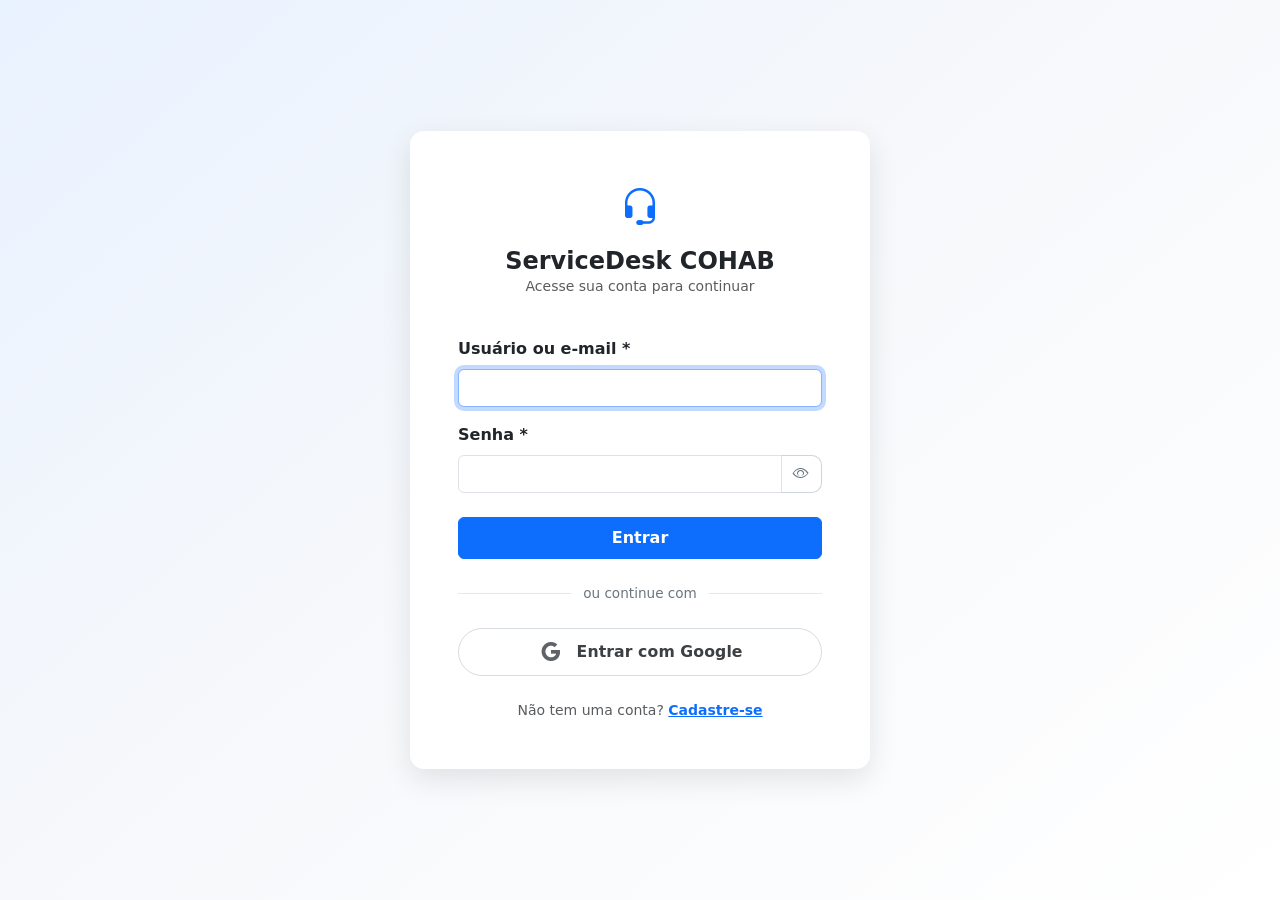
<file: index.html>
<!doctype html>
<html lang="pt-br">
<head>
    <meta charset="utf-8">
    <title>ServiceDesk COHAB</title>
    <!-- Entrada da aplicação: quem já tem sessão vai para o painel, os demais para o login. -->
    <script>
        const destino = localStorage.getItem("sd_access_token")
            ? "/pages/dashboard/index.html"
            : "/pages/login/index.html";
        window.location.replace(destino);
    </script>
    <noscript><meta http-equiv="refresh" content="0; url=/pages/login/index.html"></noscript>
</head>
<body></body>
</html>
</file>
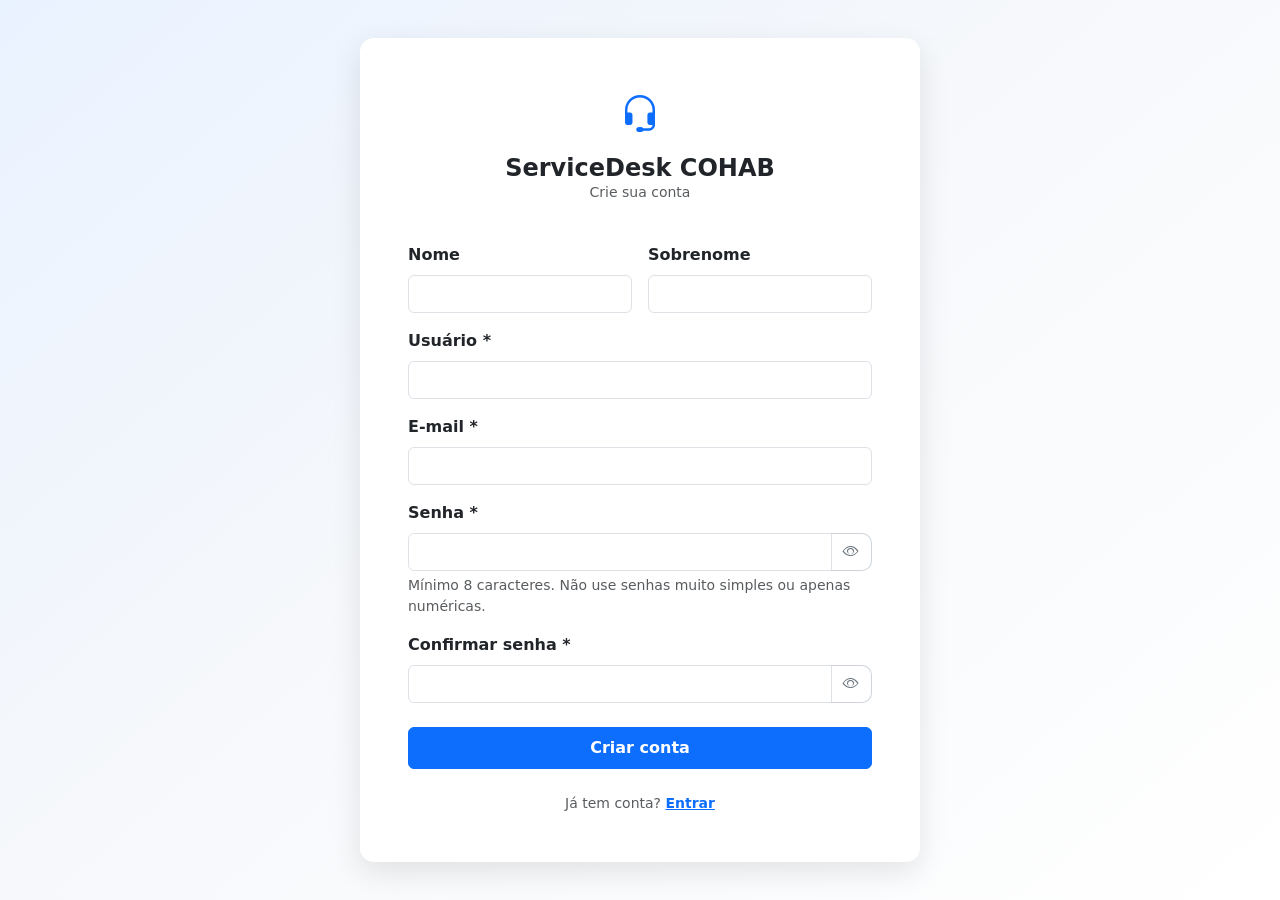
<file: pages/cadastro/index.html>
<!doctype html>
<html lang="pt-br">
<head>
    <meta charset="utf-8">
    <meta name="viewport" content="width=device-width, initial-scale=1">
    <title>Cadastro — ServiceDesk COHAB</title>

    <link rel="stylesheet" href="https://cdn.jsdelivr.net/npm/bootstrap@5.3.0/dist/css/bootstrap.min.css">
    <link rel="stylesheet" href="https://cdn.jsdelivr.net/npm/bootstrap-icons@1.11.1/font/bootstrap-icons.css">
    <link rel="stylesheet" href="../../assets/css/base.css">
    <link rel="stylesheet" href="../../assets/css/auth.css">
</head>
<body>

<div class="auth-page">
    <div class="auth-card auth-card--cadastro card p-4 p-sm-5">

        <div class="text-center mb-4">
            <i class="bi bi-headset fs-1 text-primary"></i>
            <h4 class="fw-bold mt-2 mb-0">ServiceDesk COHAB</h4>
            <p class="text-muted small">Crie sua conta</p>
        </div>

        <div id="mensagens"></div>

        <form id="form-cadastro" novalidate>
            <div class="row g-3">
                <div class="col-sm-6">
                    <label for="id_first_name" class="form-label fw-semibold">Nome</label>
                    <input type="text" id="id_first_name" name="first_name" class="form-control js-form-focus">
                </div>
                <div class="col-sm-6">
                    <label for="id_last_name" class="form-label fw-semibold">Sobrenome</label>
                    <input type="text" id="id_last_name" name="last_name" class="form-control">
                </div>
            </div>

            <div class="mt-3">
                <label for="id_username" class="form-label fw-semibold">
                    Usuário <span class="required">*</span>
                </label>
                <input type="text" id="id_username" name="username" class="form-control" required>
            </div>

            <div class="mt-3">
                <label for="id_email" class="form-label fw-semibold">
                    E-mail <span class="required">*</span>
                </label>
                <input type="email" id="id_email" name="email" class="form-control" required>
            </div>

            <div class="mt-3">
                <label for="id_password1" class="form-label fw-semibold">
                    Senha <span class="required">*</span>
                </label>
                <div class="input-group senha-toggle-group">
                    <input type="password" id="id_password1" name="password1" class="form-control" required>
                    <button type="button" class="btn btn-outline-secondary senha-toggle-botao"
                            onclick="alternarVisibilidadeSenha(this)"
                            data-password-target="id_password1"
                            aria-label="Mostrar senha">
                        <i class="bi bi-eye"></i>
                    </button>
                </div>
                <div class="form-text">
                    Mínimo 8 caracteres. Não use senhas muito simples ou apenas numéricas.
                </div>
            </div>

            <div class="mt-3 mb-4">
                <label for="id_password2" class="form-label fw-semibold">
                    Confirmar senha <span class="required">*</span>
                </label>
                <div class="input-group senha-toggle-group">
                    <input type="password" id="id_password2" name="password2" class="form-control" required>
                    <button type="button" class="btn btn-outline-secondary senha-toggle-botao"
                            onclick="alternarVisibilidadeSenha(this)"
                            data-password-target="id_password2"
                            aria-label="Mostrar senha">
                        <i class="bi bi-eye"></i>
                    </button>
                </div>
            </div>

            <button type="submit" class="btn btn-primary w-100 fw-bold py-2">
                <span id="btn-cadastro-texto">Criar conta</span>
                <span id="btn-cadastro-spinner" class="spinner-border spinner-border-sm d-none ms-2" role="status"></span>
            </button>
        </form>

        <p class="text-center text-muted small mt-4 mb-0">
            Já tem conta?
            <a href="/pages/login/index.html" class="fw-semibold">Entrar</a>
        </p>
    </div>
</div>

<script src="https://cdn.jsdelivr.net/npm/bootstrap@5.3.0/dist/js/bootstrap.bundle.min.js"></script>
<script src="../../assets/js/base.js"></script>
<script type="module">
    import { handleCadastro, mostrarAlerta } from "../../assets/js/auth.js";

    const form    = document.getElementById("form-cadastro");
    const msgs    = document.getElementById("mensagens");
    const btnText = document.getElementById("btn-cadastro-texto");
    const spinner = document.getElementById("btn-cadastro-spinner");

    form.addEventListener("submit", async (e) => {
        e.preventDefault();
        msgs.innerHTML = "";

        const password1 = document.getElementById("id_password1").value;
        const password2 = document.getElementById("id_password2").value;

        if (password1 !== password2) {
            mostrarAlerta(msgs, "As senhas não coincidem.", "danger");
            return;
        }

        btnText.textContent = "Criando conta...";
        spinner.classList.remove("d-none");

        try {
            await handleCadastro({
                username:   document.getElementById("id_username").value.trim(),
                email:      document.getElementById("id_email").value.trim(),
                first_name: document.getElementById("id_first_name").value.trim(),
                last_name:  document.getElementById("id_last_name").value.trim(),
                password1,
                password2,
            });
        } catch (err) {
            const erros = err.data || {};
            const msgs_texto = Object.values(erros).flat().join(" ");
            mostrarAlerta(msgs, msgs_texto || "Erro ao criar conta.", "danger");
        } finally {
            btnText.textContent = "Criar conta";
            spinner.classList.add("d-none");
        }
    });
</script>

</body>
</html>
</file>
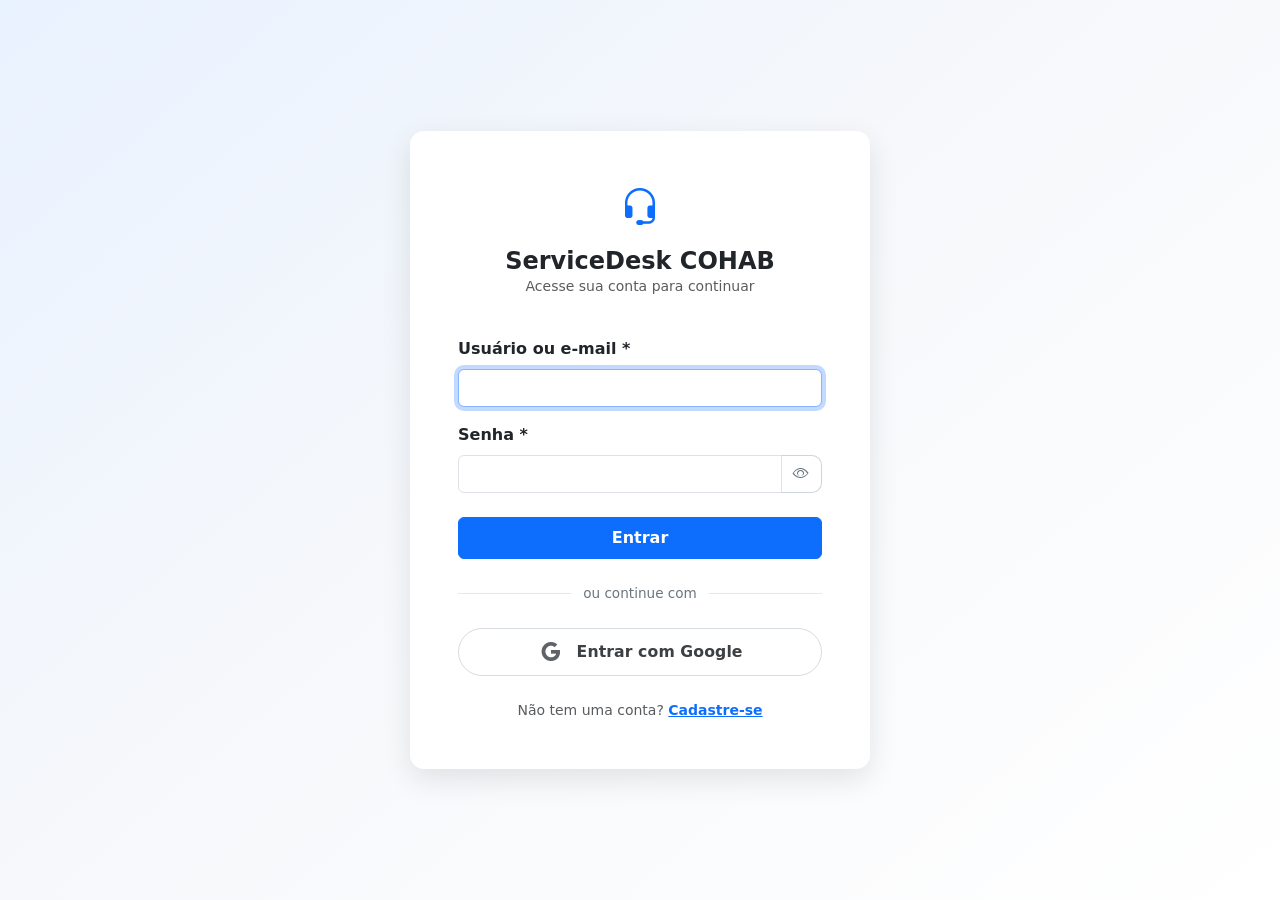
<file: pages/dashboard/index.html>
<!doctype html>
<html lang="pt-br">
<head>
    <meta charset="utf-8">
    <meta name="viewport" content="width=device-width, initial-scale=1">
    <title>Painel — ServiceDesk COHAB</title>

    <link rel="stylesheet" href="https://cdn.jsdelivr.net/npm/bootstrap@5.3.0/dist/css/bootstrap.min.css">
    <link rel="stylesheet" href="https://cdn.jsdelivr.net/npm/bootstrap-icons@1.11.1/font/bootstrap-icons.css">
    <link rel="stylesheet" href="../../assets/css/base.css">
    <link rel="stylesheet" href="../../assets/css/lista.css">
    <style>
        .sidebar-card { border-radius: 14px; border: 0; }
        .chamado-row { cursor: pointer; transition: background .15s; }
        .chamado-row:hover { background: #f1f4f9; }
    </style>
</head>
<body class="bg-light">

<!-- Navbar -->
<nav class="navbar navbar-dark bg-dark mb-4 shadow">
    <div class="container">
        <a class="navbar-brand fw-bold" href="/pages/dashboard/index.html">
            <i class="bi bi-headset me-2 text-primary"></i>ServiceDesk COHAB
        </a>
        <div class="text-white d-flex align-items-center">
            <span class="me-2 small text-white-50">Logado como:</span>
            <span class="fw-bold me-3 text-info" id="navbar-username"></span>
            <span class="badge bg-danger shadow-sm px-3 py-2 d-none" id="navbar-badge-admin">
                <i class="bi bi-shield-lock-fill me-1"></i>ADMINISTRADOR
            </span>
            <span class="badge bg-success shadow-sm px-3 py-2 d-none" id="navbar-badge-cliente">
                <i class="bi bi-person-fill me-1"></i>CLIENTE
            </span>
            <a href="#" id="btn-logout" class="ms-3 btn btn-sm btn-outline-danger border-0 fw-bold">
                <i class="bi bi-box-arrow-right fs-5"></i>
            </a>
        </div>
    </div>
</nav>

<!-- Caixa de notificações -->
<div id="caixa-notificacoes" class="position-fixed top-0 end-0 p-3"
     style="z-index: 1080; width: min(92vw, 380px); pointer-events: none;"></div>

<main class="container">
    <div id="mensagens"></div>

    <!-- Layout staff: tabela de todos os chamados -->
    <div id="painel-admin" class="d-none">
        <div class="d-flex justify-content-between align-items-center mb-4">
            <h5 class="fw-bold mb-0"><i class="bi bi-list-ul me-2 text-primary"></i>Todos os chamados</h5>
            <div class="d-flex gap-2">
                <a href="/pages/chamado/novo/index.html" class="btn btn-sm btn-primary fw-semibold">
                    <i class="bi bi-plus-circle me-1"></i>Novo chamado
                </a>
                <a href="/pages/admin/dashboard/index.html" class="btn btn-sm btn-outline-primary fw-semibold">
                    <i class="bi bi-speedometer2 me-1"></i>Dashboard
                </a>
                <a href="/pages/admin/categorias/index.html" class="btn btn-sm btn-outline-primary fw-semibold">
                    <i class="bi bi-tags me-1"></i>Categorias
                </a>
                <a href="/pages/admin/usuarios/index.html" class="btn btn-sm btn-outline-primary fw-semibold">
                    <i class="bi bi-people me-1"></i>Usuários
                </a>
            </div>
        </div>
        <div class="card page-card">
            <div class="card-body p-0">
                <div class="table-responsive">
                    <table class="table table-hover mb-0">
                        <thead>
                            <tr>
                                <th class="ps-4">#</th>
                                <th>Título</th>
                                <th>Usuário</th>
                                <th>Categoria</th>
                                <th>Status</th>
                                <th>Prioridade</th>
                                <th>Aberto em</th>
                                <th></th>
                            </tr>
                        </thead>
                        <tbody id="tabela-admin-body">
                            <tr><td colspan="8" class="text-center py-4 text-muted">Carregando...</td></tr>
                        </tbody>
                    </table>
                </div>
            </div>
        </div>
    </div>

    <!-- Layout cliente: resumo + chamados recentes -->
    <div id="painel-cliente" class="d-none">
        <div class="row g-4 mb-4">
            <div class="col-md-4">
                <div class="card sidebar-card shadow-sm h-100">
                    <div class="card-body text-center py-4">
                        <i class="bi bi-person-circle fs-1 text-primary mb-3 d-block"></i>
                        <h6 class="fw-bold mb-0" id="cliente-nome"></h6>
                        <p class="text-muted small mb-3" id="cliente-email"></p>
                        <div class="d-grid gap-2">
                            <a href="/pages/chamado/novo/index.html" class="btn btn-primary btn-sm fw-bold">
                                <i class="bi bi-plus-circle me-1"></i>Novo chamado
                            </a>
                            <a href="/pages/meus-chamados/index.html" class="btn btn-outline-secondary btn-sm">
                                <i class="bi bi-clock-history me-1"></i>Ver histórico
                            </a>
                        </div>
                    </div>
                </div>
            </div>
            <div class="col-md-8">
                <h6 class="fw-bold mb-3"><i class="bi bi-activity me-2 text-primary"></i>Chamados recentes</h6>
                <div id="lista-cliente">
                    <p class="text-muted">Carregando...</p>
                </div>
            </div>
        </div>
    </div>
</main>

<script src="https://cdn.jsdelivr.net/npm/bootstrap@5.3.0/dist/js/bootstrap.bundle.min.js"></script>
<script type="module">
    import { requireAuth, preencherNavbar, isStaff, getUsuario,
             STATUS_DISPLAY, PRIORIDADE_DISPLAY,
             formatarData } from "../../assets/js/auth.js";
    import { getChamados } from "../../assets/js/api.js";
    import "../../assets/js/notificacoes.js";

    requireAuth();
    preencherNavbar();

    const user = getUsuario();

    const BADGE_STATUS = {
        aberto:    "bg-warning text-dark",
        andamento: "bg-info text-dark",
        concluido: "bg-success",
        cancelado: "bg-secondary",
    };
    const BADGE_PRIO = {
        alta:  "bg-danger",
        media: "bg-warning text-dark",
        baixa: "bg-secondary",
    };

    if (isStaff()) {
        document.getElementById("painel-admin").classList.remove("d-none");
        carregarAdmin();
    } else {
        document.getElementById("painel-cliente").classList.remove("d-none");
        document.getElementById("cliente-nome").textContent = `${user.first_name} ${user.last_name}`.trim() || user.username;
        document.getElementById("cliente-email").textContent = user.email || "";
        carregarCliente();
    }

    async function carregarAdmin() {
        const tbody = document.getElementById("tabela-admin-body");
        try {
            const data = await getChamados();
            const chamados = data.results ?? data;
            if (!chamados.length) {
                tbody.innerHTML = `<tr><td colspan="8" class="text-center py-4 text-muted">Nenhum chamado encontrado.</td></tr>`;
                return;
            }
            tbody.innerHTML = chamados.map(c => `
                <tr class="chamado-row" onclick="window.location='/pages/chamado/detalhe-admin/index.html?id=${c.id}'">
                    <td class="ps-4 text-muted">#${c.id}</td>
                    <td class="fw-semibold">${c.titulo}</td>
                    <td>${c.usuario_username ?? ""}</td>
                    <td>${c.categoria_nome ?? c.categoria}</td>
                    <td><span class="badge ${BADGE_STATUS[c.status] ?? "bg-secondary"}">${STATUS_DISPLAY[c.status] ?? c.status}</span></td>
                    <td><span class="badge ${BADGE_PRIO[c.prioridade] ?? "bg-secondary"}">${PRIORIDADE_DISPLAY[c.prioridade] ?? c.prioridade}</span></td>
                    <td class="text-muted small">${formatarData(c.data_criacao)}</td>
                    <td><i class="bi bi-chevron-right text-muted"></i></td>
                </tr>
            `).join("");
        } catch {
            tbody.innerHTML = `<tr><td colspan="8" class="text-center py-4 text-danger">Erro ao carregar chamados.</td></tr>`;
        }
    }

    async function carregarCliente() {
        const container = document.getElementById("lista-cliente");
        try {
            const data = await getChamados();
            const chamados = (data.results ?? data).slice(0, 5);
            if (!chamados.length) {
                container.innerHTML = `<p class="text-muted">Você ainda não abriu nenhum chamado.</p>`;
                return;
            }
            container.innerHTML = chamados.map(c => `
                <a href="/pages/chamado/detalhe-cliente/index.html?id=${c.id}"
                   class="card page-card mb-2 text-decoration-none text-dark">
                    <div class="card-body py-3 d-flex justify-content-between align-items-center">
                        <div>
                            <span class="fw-semibold">${c.titulo}</span>
                            <span class="badge ms-2 ${BADGE_STATUS[c.status] ?? "bg-secondary"}">${STATUS_DISPLAY[c.status] ?? c.status}</span>
                            ${c.prioridade === "alta" ? `<span class="badge bg-danger ms-1">Alta</span>` : ""}
                        </div>
                        <span class="text-muted small">${formatarData(c.data_criacao)}</span>
                    </div>
                </a>
            `).join("");
        } catch {
            container.innerHTML = `<p class="text-danger">Erro ao carregar chamados.</p>`;
        }
    }
</script>

</body>
</html>
</file>
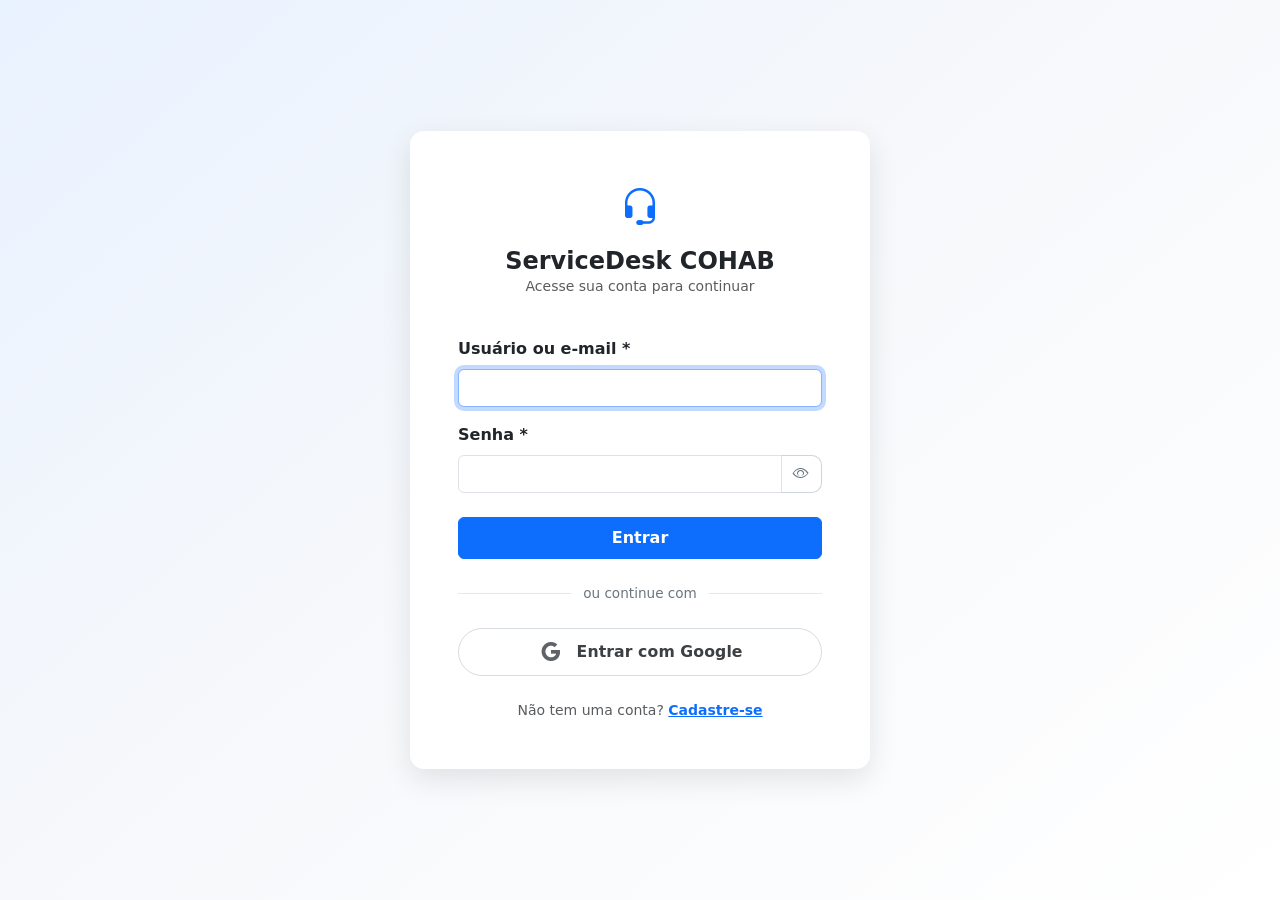
<file: pages/login/index.html>
<!doctype html>
<html lang="pt-br">
<head>
    <meta charset="utf-8">
    <meta name="viewport" content="width=device-width, initial-scale=1">
    <title>Login — ServiceDesk COHAB</title>

    <link rel="stylesheet" href="https://cdn.jsdelivr.net/npm/bootstrap@5.3.0/dist/css/bootstrap.min.css">
    <link rel="stylesheet" href="https://cdn.jsdelivr.net/npm/bootstrap-icons@1.11.1/font/bootstrap-icons.css">
    <link rel="stylesheet" href="../../assets/css/base.css">
    <link rel="stylesheet" href="../../assets/css/auth.css">
</head>
<body>

<div class="auth-page">
    <div class="auth-card auth-card--login card p-4 p-sm-5">

        <div class="text-center mb-4">
            <i class="bi bi-headset fs-1 text-primary"></i>
            <h4 class="fw-bold mt-2 mb-0">ServiceDesk COHAB</h4>
            <p class="text-muted small">Acesse sua conta para continuar</p>
        </div>

        <!-- Feedback de erros -->
        <div id="mensagens"></div>

        <form id="form-login" novalidate>
            <!-- Campo: usuário -->
            <div class="mb-3">
                <label for="id_username" class="form-label fw-semibold">
                    Usuário ou e-mail <span class="required">*</span>
                </label>
                <input type="text" id="id_username" name="username" class="form-control js-form-focus" required autofocus>
            </div>

            <!-- Campo: senha com toggle -->
            <div class="mb-4">
                <label for="id_password" class="form-label fw-semibold">
                    Senha <span class="required">*</span>
                </label>
                <div class="input-group senha-toggle-group">
                    <input type="password" id="id_password" name="password" class="form-control" required>
                    <button type="button" class="btn btn-outline-secondary senha-toggle-botao"
                            onclick="alternarVisibilidadeSenha(this)"
                            data-password-target="id_password"
                            aria-label="Mostrar senha">
                        <i class="bi bi-eye"></i>
                    </button>
                </div>
            </div>

            <button type="submit" class="btn btn-primary w-100 fw-bold py-2">
                <span id="btn-login-texto">Entrar</span>
                <span id="btn-login-spinner" class="spinner-border spinner-border-sm d-none ms-2" role="status"></span>
            </button>
        </form>

        <!-- Divisor Google OAuth -->
        <div class="google-divider my-4">
            <span class="google-divider__line"></span>
            <span class="google-divider__text">ou continue com</span>
            <span class="google-divider__line"></span>
        </div>

        <a href="http://localhost:8000/accounts/google/login/" class="google-login-btn w-100">
            <span class="google-login-btn__icon">
                <i class="bi bi-google"></i>
            </span>
            <span class="google-login-btn__text">Entrar com Google</span>
        </a>

        <p class="text-center text-muted small mt-4 mb-0">
            Não tem uma conta?
            <a href="/pages/cadastro/index.html" class="fw-semibold">Cadastre-se</a>
        </p>
    </div>
</div>

<script src="https://cdn.jsdelivr.net/npm/bootstrap@5.3.0/dist/js/bootstrap.bundle.min.js"></script>
<script src="../../assets/js/base.js"></script>
<script type="module">
    import { handleLogin } from "../../assets/js/auth.js";
    import { mostrarAlerta } from "../../assets/js/auth.js";
    import { isAuthenticated, isStaff } from "../../assets/js/auth.js";

    // Se já logado, redireciona direto
    if (isAuthenticated()) {
        window.location.href = "/pages/dashboard/index.html";
    }

    const form    = document.getElementById("form-login");
    const msgs    = document.getElementById("mensagens");
    const btnText = document.getElementById("btn-login-texto");
    const spinner = document.getElementById("btn-login-spinner");
    const params  = new URLSearchParams(window.location.search);

    if (params.has("google_error")) {
        mostrarAlerta(msgs, "Não foi possível concluir o login com Google.", "danger");
        window.history.replaceState(null, "", window.location.pathname);
    }

    form.addEventListener("submit", async (e) => {
        e.preventDefault();
        msgs.innerHTML = "";
        btnText.textContent = "Entrando...";
        spinner.classList.remove("d-none");

        const username = document.getElementById("id_username").value.trim();
        const password = document.getElementById("id_password").value;

        try {
            await handleLogin(username, password);
        } catch (err) {
            const msg = err.isNetworkError
                ? err.message
                : (err.data?.detail || "Usuário ou senha incorretos.");
            mostrarAlerta(msgs, msg, "danger");
        } finally {
            btnText.textContent = "Entrar";
            spinner.classList.add("d-none");
        }
    });
</script>

</body>
</html>
</file>
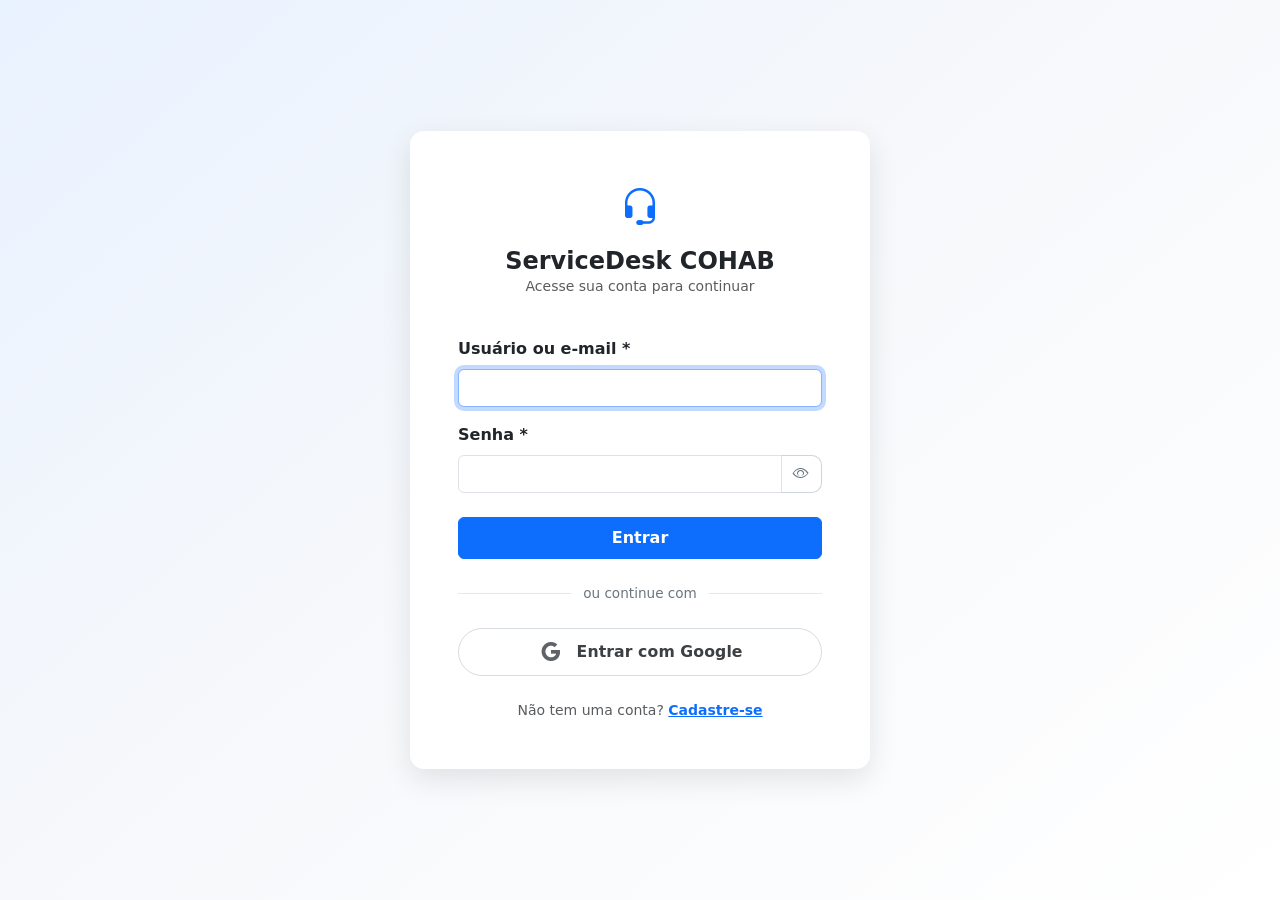
<file: pages/meus-chamados/index.html>
<!doctype html>
<html lang="pt-br">
<head>
    <meta charset="utf-8">
    <meta name="viewport" content="width=device-width, initial-scale=1">
    <title>Meus chamados — ServiceDesk COHAB</title>

    <link rel="stylesheet" href="https://cdn.jsdelivr.net/npm/bootstrap@5.3.0/dist/css/bootstrap.min.css">
    <link rel="stylesheet" href="https://cdn.jsdelivr.net/npm/bootstrap-icons@1.11.1/font/bootstrap-icons.css">
    <link rel="stylesheet" href="../../assets/css/base.css">
    <link rel="stylesheet" href="../../assets/css/lista.css">
</head>
<body class="bg-light">

<!-- Navbar -->
<nav class="navbar navbar-dark bg-dark mb-4 shadow">
    <div class="container">
        <a class="navbar-brand fw-bold" href="/pages/dashboard/index.html">
            <i class="bi bi-headset me-2 text-primary"></i>ServiceDesk COHAB
        </a>
        <div class="text-white d-flex align-items-center">
            <span class="me-2 small text-white-50">Logado como:</span>
            <span class="fw-bold me-3 text-info" id="navbar-username"></span>
            <span class="badge bg-success shadow-sm px-3 py-2 d-none" id="navbar-badge-cliente">
                <i class="bi bi-person-fill me-1"></i>CLIENTE
            </span>
            <a href="#" id="btn-logout" class="ms-3 btn btn-sm btn-outline-danger border-0 fw-bold">
                <i class="bi bi-box-arrow-right fs-5"></i>
            </a>
        </div>
    </div>
</nav>

<!-- Caixa de notificações -->
<div id="caixa-notificacoes" class="position-fixed top-0 end-0 p-3"
     style="z-index:1080; width:min(92vw,380px); pointer-events:none;"></div>

<main class="container">
    <div id="mensagens"></div>

    <div class="d-flex justify-content-between align-items-center mb-4">
        <h5 class="fw-bold mb-0">
            <i class="bi bi-clock-history me-2 text-primary"></i>Meus chamados
        </h5>
        <a href="/pages/chamado/novo/index.html" class="btn btn-primary btn-sm fw-bold">
            <i class="bi bi-plus-circle me-1"></i>Novo chamado
        </a>
    </div>

    <div class="card page-card">
        <div class="card-body p-0">
            <div class="table-responsive">
                <table class="table table-hover mb-0">
                    <thead>
                        <tr>
                            <th class="ps-4">#</th>
                            <th>Título</th>
                            <th>Categoria</th>
                            <th>Status</th>
                            <th>Prioridade</th>
                            <th>Aberto em</th>
                            <th></th>
                        </tr>
                    </thead>
                    <tbody id="tabela-body">
                        <tr><td colspan="7" class="text-center py-4 text-muted">Carregando...</td></tr>
                    </tbody>
                </table>
            </div>
        </div>
    </div>
</main>

<script src="https://cdn.jsdelivr.net/npm/bootstrap@5.3.0/dist/js/bootstrap.bundle.min.js"></script>
<script type="module">
    import { requireAuth, preencherNavbar, isStaff,
             STATUS_DISPLAY, PRIORIDADE_DISPLAY,
             formatarData } from "../../assets/js/auth.js";
    import { getChamados } from "../../assets/js/api.js";
    import "../../assets/js/notificacoes.js";

    requireAuth();
    // Página exclusiva para clientes
    if (isStaff()) window.location.href = "/pages/dashboard/index.html";
    preencherNavbar();

    const BADGE_STATUS = { aberto: "bg-warning text-dark", andamento: "bg-info text-dark", concluido: "bg-success", cancelado: "bg-secondary" };
    const BADGE_PRIO   = { alta: "bg-danger", media: "bg-warning text-dark", baixa: "bg-secondary" };

    const tbody = document.getElementById("tabela-body");

    try {
        const data = await getChamados();
        const chamados = data.results ?? data;

        if (!chamados.length) {
            tbody.innerHTML = `
                <tr>
                    <td colspan="7" class="text-center py-5">
                        <p class="text-muted mb-3">Você ainda não abriu nenhum chamado.</p>
                        <a href="/pages/chamado/novo/index.html" class="btn btn-primary btn-sm fw-bold">
                            <i class="bi bi-plus-circle me-1"></i>Abrir primeiro chamado
                        </a>
                    </td>
                </tr>`;
        } else {
            tbody.innerHTML = chamados.map(c => `
                <tr style="cursor:pointer" onclick="window.location='/pages/chamado/detalhe-cliente/index.html?id=${c.id}'">
                    <td class="ps-4 text-muted">#${c.id}</td>
                    <td class="fw-semibold">${c.titulo}</td>
                    <td>${c.categoria_nome ?? c.categoria}</td>
                    <td><span class="badge ${BADGE_STATUS[c.status] ?? "bg-secondary"}">${STATUS_DISPLAY[c.status] ?? c.status}</span></td>
                    <td><span class="badge ${BADGE_PRIO[c.prioridade] ?? "bg-secondary"}">${PRIORIDADE_DISPLAY[c.prioridade] ?? c.prioridade}</span></td>
                    <td class="text-muted small">${formatarData(c.data_criacao)}</td>
                    <td><i class="bi bi-chevron-right text-muted"></i></td>
                </tr>
            `).join("");
        }
    } catch {
        tbody.innerHTML = `<tr><td colspan="7" class="text-center py-4 text-danger">Erro ao carregar chamados.</td></tr>`;
    }
</script>

</body>
</html>
</file>
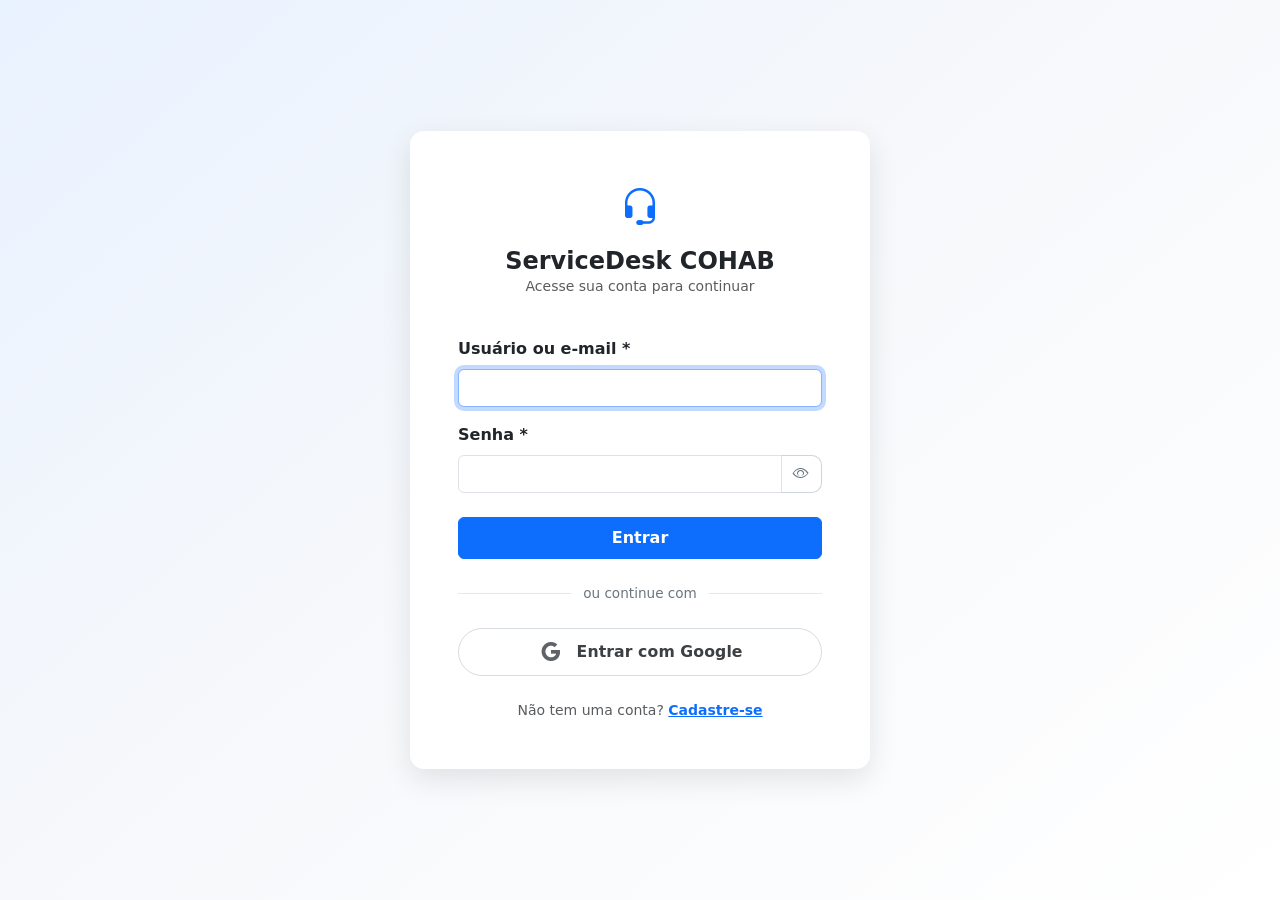
<file: pages/admin/categorias/index.html>
<!doctype html>
<html lang="pt-br">
<head>
    <meta charset="utf-8">
    <meta name="viewport" content="width=device-width, initial-scale=1">
    <title>Categorias — ServiceDesk COHAB</title>

    <link rel="stylesheet" href="https://cdn.jsdelivr.net/npm/bootstrap@5.3.0/dist/css/bootstrap.min.css">
    <link rel="stylesheet" href="https://cdn.jsdelivr.net/npm/bootstrap-icons@1.11.1/font/bootstrap-icons.css">
    <link rel="stylesheet" href="../../../assets/css/base.css">
</head>
<body class="bg-light">

<!-- Navbar -->
<nav class="navbar navbar-dark bg-dark mb-4 shadow">
    <div class="container">
        <a class="navbar-brand fw-bold" href="/pages/dashboard/index.html">
            <i class="bi bi-headset me-2 text-primary"></i>ServiceDesk COHAB
        </a>
        <div class="text-white d-flex align-items-center">
            <span class="me-2 small text-white-50">Logado como:</span>
            <span class="fw-bold me-3 text-info" id="navbar-username"></span>
            <span class="badge bg-danger shadow-sm px-3 py-2 d-none" id="navbar-badge-admin">
                <i class="bi bi-shield-lock-fill me-1"></i>ADMINISTRADOR
            </span>
            <a href="#" id="btn-logout" class="ms-3 btn btn-sm btn-outline-danger border-0 fw-bold">
                <i class="bi bi-box-arrow-right fs-5"></i>
            </a>
        </div>
    </div>
</nav>

<!-- Caixa de notificações -->
<div id="caixa-notificacoes" class="position-fixed top-0 end-0 p-3"
     style="z-index:1080; width:min(92vw,380px); pointer-events:none;"></div>

<main class="container">
    <div class="d-flex align-items-center gap-3 mb-4">
        <a href="/pages/dashboard/index.html" class="btn btn-sm btn-outline-secondary">
            <i class="bi bi-arrow-left"></i>
        </a>
        <h5 class="fw-bold mb-0">
            <i class="bi bi-tags me-2 text-primary"></i>Categorias de chamado
        </h5>
    </div>

    <div class="row justify-content-center">
        <div class="col-lg-9">

            <div id="mensagens"></div>

            <!-- Nova categoria -->
            <div class="card shadow-sm border-0 mb-4">
                <div class="card-body p-4">
                    <form id="form-nova" class="row g-2 align-items-end" novalidate>
                        <div class="col-sm">
                            <label for="id_nome" class="form-label fw-semibold">Nova categoria</label>
                            <input type="text" id="id_nome" class="form-control" maxlength="50"
                                   placeholder="Ex.: Impressora" required>
                        </div>
                        <div class="col-sm-auto">
                            <button type="submit" class="btn btn-primary fw-bold px-4 w-100">
                                <i class="bi bi-plus-lg me-1"></i>Adicionar
                            </button>
                        </div>
                    </form>
                    <p class="text-muted small mb-0 mt-2">
                        Categorias inativas não aparecem na abertura de chamados, mas continuam nos chamados antigos.
                    </p>
                </div>
            </div>

            <!-- Lista -->
            <div class="card shadow-sm border-0">
                <div class="card-body p-0">
                    <div class="table-responsive">
                        <table class="table table-hover align-middle mb-0">
                            <thead>
                                <tr>
                                    <th class="ps-4">Nome</th>
                                    <th>Chamados</th>
                                    <th>Situação</th>
                                    <th class="text-end pe-4">Ações</th>
                                </tr>
                            </thead>
                            <tbody id="tabela-categorias">
                                <tr><td colspan="4" class="text-center py-4 text-muted">Carregando...</td></tr>
                            </tbody>
                        </table>
                    </div>
                </div>
            </div>

        </div>
    </div>
</main>

<!-- Modal: categoria com chamados não pode ser excluída -->
<div class="modal fade" id="modal-categoria-em-uso" tabindex="-1" aria-labelledby="modal-categoria-em-uso-titulo" aria-hidden="true">
    <div class="modal-dialog modal-dialog-centered">
        <div class="modal-content border-0 shadow">
            <div class="modal-header">
                <h5 class="modal-title fw-bold" id="modal-categoria-em-uso-titulo">
                    <i class="bi bi-exclamation-triangle-fill text-warning me-2"></i>Não é possível excluir
                </h5>
                <button type="button" class="btn-close" data-bs-dismiss="modal" aria-label="Fechar"></button>
            </div>
            <div class="modal-body">
                <p class="mb-2" id="modal-categoria-em-uso-texto"></p>
                <p class="text-muted small mb-0">
                    Para que ela deixe de aparecer na abertura de chamados, desative a categoria em vez de excluir.
                </p>
            </div>
            <div class="modal-footer">
                <button type="button" class="btn btn-primary fw-semibold" data-bs-dismiss="modal">Ok</button>
            </div>
        </div>
    </div>
</div>

<!-- Modal: confirmação de exclusão (categoria sem chamados) -->
<div class="modal fade" id="modal-excluir-categoria" tabindex="-1" aria-labelledby="modal-excluir-categoria-titulo" aria-hidden="true">
    <div class="modal-dialog modal-dialog-centered">
        <div class="modal-content border-0 shadow">
            <div class="modal-header">
                <h5 class="modal-title fw-bold" id="modal-excluir-categoria-titulo">
                    <i class="bi bi-trash-fill text-danger me-2"></i>Excluir categoria
                </h5>
                <button type="button" class="btn-close" data-bs-dismiss="modal" aria-label="Fechar"></button>
            </div>
            <div class="modal-body">
                <p class="mb-2" id="modal-excluir-categoria-texto"></p>
                <p class="text-muted small mb-0">Esta ação não pode ser desfeita.</p>
            </div>
            <div class="modal-footer">
                <button type="button" class="btn btn-outline-secondary fw-semibold" data-bs-dismiss="modal">Cancelar</button>
                <button type="button" class="btn btn-danger fw-semibold" id="btn-confirmar-exclusao">
                    <i class="bi bi-trash me-1"></i>Excluir
                </button>
            </div>
        </div>
    </div>
</div>

<script src="https://cdn.jsdelivr.net/npm/bootstrap@5.3.0/dist/js/bootstrap.bundle.min.js"></script>
<script src="../../../assets/js/base.js"></script>
<script type="module">
    import { requireAuth, preencherNavbar, isStaff, mostrarAlerta } from "../../../assets/js/auth.js";
    import { getCategorias, criarCategoria, atualizarCategoria, excluirCategoria } from "../../../assets/js/api.js";
    import "../../../assets/js/notificacoes.js";

    requireAuth();
    // Página restrita a administradores (staff/superuser); a API também valida no backend.
    if (!isStaff()) window.location.href = "/pages/dashboard/index.html";
    preencherNavbar();

    const tbody = document.getElementById("tabela-categorias");
    const msgs  = document.getElementById("mensagens");
    const form  = document.getElementById("form-nova");
    const input = document.getElementById("id_nome");

    let categorias = [];

    function escapar(texto) {
        const div = document.createElement("div");
        div.textContent = texto;
        return div.innerHTML;
    }

    function mensagemDeErro(err, padrao) {
        if (err.isNetworkError) return err.message;
        const erros = err.data || {};
        return Object.values(erros).flat().join(" ") || padrao;
    }

    const modalEmUso = new bootstrap.Modal(document.getElementById("modal-categoria-em-uso"));

    const elModalExcluir       = document.getElementById("modal-excluir-categoria");
    const modalExcluir         = new bootstrap.Modal(elModalExcluir);
    const btnConfirmarExclusao = document.getElementById("btn-confirmar-exclusao");
    let categoriaParaExcluir   = null;

    // Categoria sem chamados: pede confirmação em um modal antes de excluir.
    function pedirConfirmacaoExclusao(categoria) {
        categoriaParaExcluir = categoria;
        document.getElementById("modal-excluir-categoria-texto").innerHTML =
            `Deseja realmente excluir a categoria <strong>${escapar(categoria.nome)}</strong>?`;
        modalExcluir.show();
    }

    elModalExcluir.addEventListener("hidden.bs.modal", () => {
        btnConfirmarExclusao.disabled = false;
    });

    btnConfirmarExclusao.addEventListener("click", async () => {
        const categoria = categoriaParaExcluir;
        if (!categoria) return;
        btnConfirmarExclusao.disabled = true;
        msgs.innerHTML = "";

        let erro = null;
        try {
            await excluirCategoria(categoria.id);
        } catch (err) {
            erro = err;
        }

        // Fecha o modal de confirmação e só então mostra o resultado (evita dois modais sobrepostos).
        elModalExcluir.addEventListener("hidden.bs.modal", async () => {
            if (!erro) {
                mostrarAlerta(msgs, `Categoria <strong>${escapar(categoria.nome)}</strong> excluída.`, "success");
                await carregar();
            } else if (erro.status === 409) {
                // O backend também bloqueia caso um chamado tenha sido criado depois que a lista carregou.
                await carregar();
                avisarCategoriaEmUso(categorias.find(c => c.id === categoria.id) ?? categoria);
            } else {
                mostrarAlerta(msgs, escapar(mensagemDeErro(erro, "Erro ao excluir categoria.")), "danger");
            }
        }, { once: true });
        modalExcluir.hide();
    });

    // Categoria com chamados não pode ser excluída: avisa em um modal e a exclusão não é feita.
    function avisarCategoriaEmUso(categoria) {
        const total = categoria.total_chamados;
        const quantidade = total > 0
            ? `${total} chamado${total === 1 ? "" : "s"} vinculado${total === 1 ? "" : "s"}`
            : "chamados vinculados";
        document.getElementById("modal-categoria-em-uso-texto").innerHTML =
            `A categoria <strong>${escapar(categoria.nome)}</strong> já possui ${quantidade} e por isso não pode ser excluída.`;
        modalEmUso.show();
    }

    function linha(c) {
        const situacao = c.ativa
            ? `<span class="badge bg-success">Ativa</span>`
            : `<span class="badge bg-secondary">Inativa</span>`;
        return `
            <tr data-id="${c.id}">
                <td class="ps-4">
                    <span class="fw-semibold js-nome">${escapar(c.nome)}</span>
                    <form class="js-form-editar d-none d-flex gap-2">
                        <input type="text" class="form-control form-control-sm" maxlength="50" value="${escapar(c.nome)}" required>
                        <button type="submit" class="btn btn-sm btn-primary" title="Salvar"><i class="bi bi-check-lg"></i></button>
                        <button type="button" class="btn btn-sm btn-outline-secondary js-cancelar" title="Cancelar"><i class="bi bi-x-lg"></i></button>
                    </form>
                </td>
                <td>${c.total_chamados}</td>
                <td>${situacao}</td>
                <td class="text-end pe-4 text-nowrap">
                    <button class="btn btn-sm btn-outline-secondary js-editar" title="Renomear">
                        <i class="bi bi-pencil"></i>
                    </button>
                    <button class="btn btn-sm ${c.ativa ? "btn-outline-warning" : "btn-outline-success"} js-alternar"
                            title="${c.ativa ? "Desativar" : "Ativar"}">
                        <i class="bi ${c.ativa ? "bi-eye-slash" : "bi-eye"}"></i>
                    </button>
                    <button class="btn btn-sm btn-outline-danger js-excluir" title="Excluir">
                        <i class="bi bi-trash"></i>
                    </button>
                </td>
            </tr>`;
    }

    function renderizar() {
        if (!categorias.length) {
            tbody.innerHTML = `<tr><td colspan="4" class="text-center py-4 text-muted">Nenhuma categoria cadastrada.</td></tr>`;
            return;
        }
        tbody.innerHTML = categorias.map(linha).join("");
    }

    async function carregar() {
        try {
            categorias = await getCategorias({ todas: true }) ?? [];
            renderizar();
        } catch (err) {
            tbody.innerHTML = `<tr><td colspan="4" class="text-center py-4 text-danger">${escapar(mensagemDeErro(err, "Erro ao carregar categorias."))}</td></tr>`;
        }
    }

    form.addEventListener("submit", async (e) => {
        e.preventDefault();
        msgs.innerHTML = "";
        const nome = input.value.trim();
        if (!nome) return;
        try {
            await criarCategoria({ nome });
            input.value = "";
            mostrarAlerta(msgs, `Categoria <strong>${escapar(nome)}</strong> adicionada.`, "success");
            await carregar();
        } catch (err) {
            mostrarAlerta(msgs, escapar(mensagemDeErro(err, "Erro ao adicionar categoria.")), "danger");
        }
    });

    tbody.addEventListener("click", async (e) => {
        const tr = e.target.closest("tr[data-id]");
        if (!tr) return;
        const categoria = categorias.find(c => c.id === Number(tr.dataset.id));
        const formEditar = tr.querySelector(".js-form-editar");
        const nomeEl = tr.querySelector(".js-nome");

        if (e.target.closest(".js-editar")) {
            nomeEl.classList.add("d-none");
            formEditar.classList.remove("d-none");
            formEditar.querySelector("input").focus();
        } else if (e.target.closest(".js-cancelar")) {
            formEditar.classList.add("d-none");
            nomeEl.classList.remove("d-none");
        } else if (e.target.closest(".js-alternar")) {
            msgs.innerHTML = "";
            try {
                await atualizarCategoria(categoria.id, { ativa: !categoria.ativa });
                await carregar();
            } catch (err) {
                mostrarAlerta(msgs, escapar(mensagemDeErro(err, "Erro ao atualizar categoria.")), "danger");
            }
        } else if (e.target.closest(".js-excluir")) {
            msgs.innerHTML = "";
            // Já existe chamado nessa categoria: mostra o aviso e não segue com a exclusão.
            if (categoria.total_chamados > 0) {
                avisarCategoriaEmUso(categoria);
                return;
            }
            pedirConfirmacaoExclusao(categoria);
        }
    });

    tbody.addEventListener("submit", async (e) => {
        const formEditar = e.target.closest(".js-form-editar");
        if (!formEditar) return;
        e.preventDefault();
        msgs.innerHTML = "";
        const id = Number(formEditar.closest("tr").dataset.id);
        const nome = formEditar.querySelector("input").value.trim();
        if (!nome) return;
        try {
            await atualizarCategoria(id, { nome });
            await carregar();
        } catch (err) {
            mostrarAlerta(msgs, escapar(mensagemDeErro(err, "Erro ao renomear categoria.")), "danger");
        }
    });

    carregar();
</script>

</body>
</html>
</file>
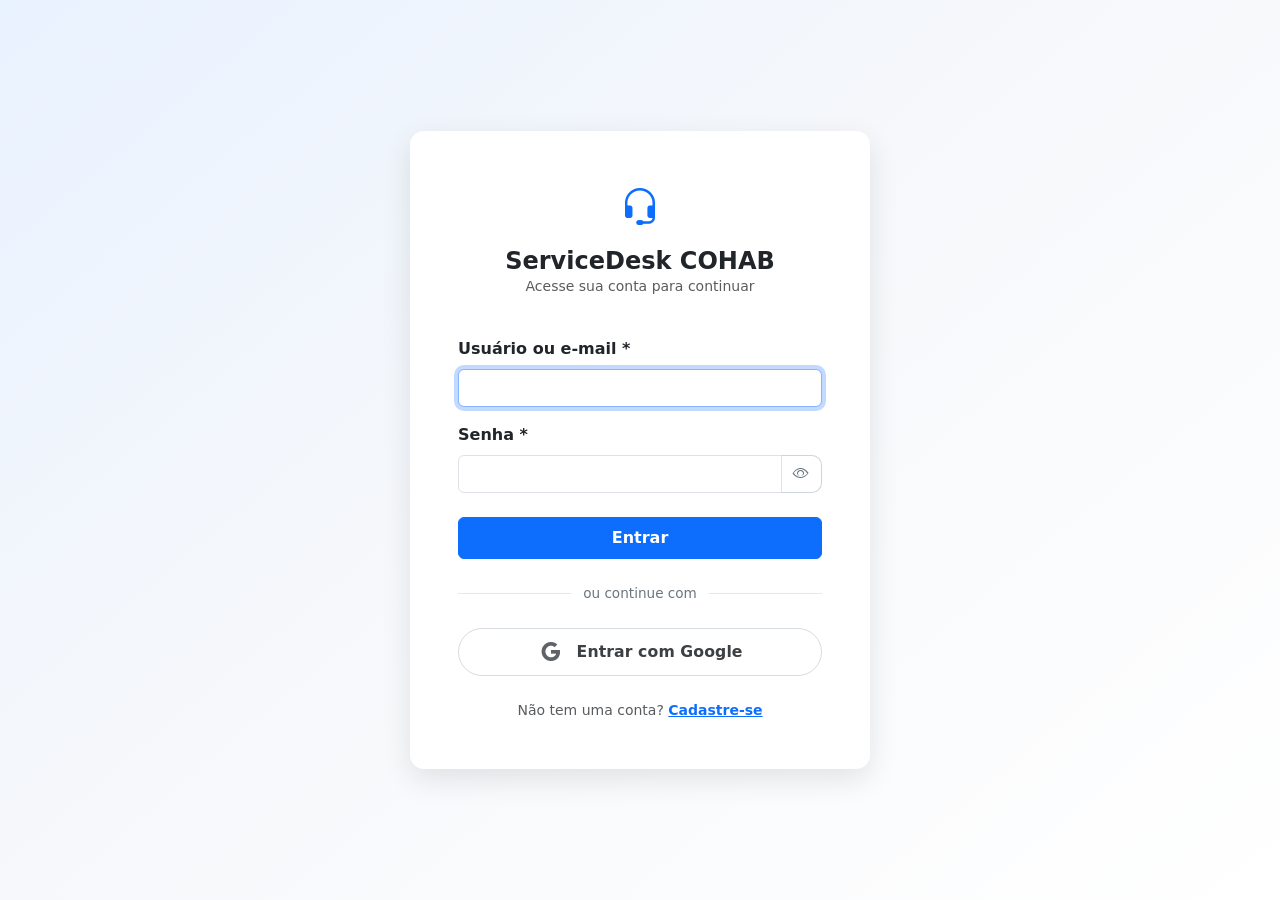
<file: pages/admin/usuarios/index.html>
<!doctype html>
<html lang="pt-br">
<head>
    <meta charset="utf-8">
    <meta name="viewport" content="width=device-width, initial-scale=1">
    <title>Usuários — ServiceDesk COHAB</title>

    <link rel="stylesheet" href="https://cdn.jsdelivr.net/npm/bootstrap@5.3.0/dist/css/bootstrap.min.css">
    <link rel="stylesheet" href="https://cdn.jsdelivr.net/npm/bootstrap-icons@1.11.1/font/bootstrap-icons.css">
    <link rel="stylesheet" href="../../../assets/css/base.css">
</head>
<body class="bg-light">

<!-- Navbar -->
<nav class="navbar navbar-dark bg-dark mb-4 shadow">
    <div class="container">
        <a class="navbar-brand fw-bold" href="/pages/dashboard/index.html">
            <i class="bi bi-headset me-2 text-primary"></i>ServiceDesk COHAB
        </a>
        <div class="text-white d-flex align-items-center">
            <span class="me-2 small text-white-50">Logado como:</span>
            <span class="fw-bold me-3 text-info" id="navbar-username"></span>
            <span class="badge bg-danger shadow-sm px-3 py-2 d-none" id="navbar-badge-admin">
                <i class="bi bi-shield-lock-fill me-1"></i>ADMINISTRADOR
            </span>
            <a href="#" id="btn-logout" class="ms-3 btn btn-sm btn-outline-danger border-0 fw-bold">
                <i class="bi bi-box-arrow-right fs-5"></i>
            </a>
        </div>
    </div>
</nav>

<!-- Caixa de notificações -->
<div id="caixa-notificacoes" class="position-fixed top-0 end-0 p-3"
     style="z-index:1080; width:min(92vw,380px); pointer-events:none;"></div>

<main class="container">
    <div class="d-flex align-items-center gap-3 mb-4">
        <a href="/pages/dashboard/index.html" class="btn btn-sm btn-outline-secondary">
            <i class="bi bi-arrow-left"></i>
        </a>
        <h5 class="fw-bold mb-0">
            <i class="bi bi-people me-2 text-primary"></i>Usuários cadastrados
        </h5>
        <span class="badge bg-secondary ms-1 d-none" id="total-usuarios"></span>
    </div>

    <div id="mensagens"></div>

    <!-- Busca e filtros -->
    <div class="card shadow-sm border-0 mb-3">
        <div class="card-body p-3">
            <div class="row g-2">
                <div class="col-md">
                    <div class="input-group">
                        <span class="input-group-text bg-white"><i class="bi bi-search"></i></span>
                        <input type="search" id="busca" class="form-control"
                               placeholder="Buscar por usuário, nome ou e-mail">
                    </div>
                </div>
                <div class="col-sm-6 col-md-auto">
                    <select id="filtro-perfil" class="form-select" aria-label="Filtrar por perfil">
                        <option value="">Todos os perfis</option>
                        <option value="administrador">Administradores</option>
                        <option value="cliente">Clientes</option>
                    </select>
                </div>
                <div class="col-sm-6 col-md-auto">
                    <select id="filtro-situacao" class="form-select" aria-label="Filtrar por situação">
                        <option value="">Todas as situações</option>
                        <option value="ativo">Ativos</option>
                        <option value="inativo">Inativos</option>
                    </select>
                </div>
            </div>
        </div>
    </div>

    <!-- Lista -->
    <div class="card shadow-sm border-0">
        <div class="card-body p-0">
            <div class="table-responsive">
                <table class="table table-hover align-middle mb-0">
                    <thead>
                        <tr>
                            <th class="ps-4">Usuário</th>
                            <th>Nome</th>
                            <th>E-mail</th>
                            <th>Perfil</th>
                            <th>Situação</th>
                            <th>Cadastrado em</th>
                            <th class="pe-4">Último acesso</th>
                        </tr>
                    </thead>
                    <tbody id="tabela-usuarios">
                        <tr><td colspan="7" class="text-center py-4 text-muted">Carregando...</td></tr>
                    </tbody>
                </table>
            </div>
        </div>
    </div>
</main>

<script src="https://cdn.jsdelivr.net/npm/bootstrap@5.3.0/dist/js/bootstrap.bundle.min.js"></script>
<script src="../../../assets/js/base.js"></script>
<script type="module">
    import { requireAuth, preencherNavbar, isStaff, formatarData } from "../../../assets/js/auth.js";
    import { getUsuariosCadastrados } from "../../../assets/js/api.js";
    import "../../../assets/js/notificacoes.js";

    requireAuth();
    // Página restrita a administradores (staff/superuser); a API também valida no backend.
    if (!isStaff()) window.location.href = "/pages/dashboard/index.html";
    preencherNavbar();

    const tbody          = document.getElementById("tabela-usuarios");
    const total          = document.getElementById("total-usuarios");
    const busca          = document.getElementById("busca");
    const filtroPerfil   = document.getElementById("filtro-perfil");
    const filtroSituacao = document.getElementById("filtro-situacao");

    let usuarios = [];

    function escapar(texto) {
        const div = document.createElement("div");
        div.textContent = texto ?? "";
        return div.innerHTML;
    }

    function linha(u) {
        const perfil = u.perfil === "administrador"
            ? `<span class="badge bg-danger"><i class="bi bi-shield-lock-fill me-1"></i>Administrador</span>`
            : `<span class="badge bg-primary">Cliente</span>`;
        const situacao = u.is_active
            ? `<span class="badge bg-success">Ativo</span>`
            : `<span class="badge bg-secondary">Inativo</span>`;
        return `
            <tr>
                <td class="ps-4 fw-semibold">${escapar(u.username)}</td>
                <td>${escapar(u.nome) || '<span class="text-muted">—</span>'}</td>
                <td>${escapar(u.email) || '<span class="text-muted">—</span>'}</td>
                <td>${perfil}</td>
                <td>${situacao}</td>
                <td class="text-muted small">${formatarData(u.data_cadastro) || "—"}</td>
                <td class="text-muted small pe-4">${formatarData(u.ultimo_acesso) || "Nunca acessou"}</td>
            </tr>`;
    }

    function renderizar() {
        const termo = busca.value.trim().toLowerCase();
        const lista = usuarios.filter(u => {
            if (filtroPerfil.value && u.perfil !== filtroPerfil.value) return false;
            if (filtroSituacao.value === "ativo" && !u.is_active) return false;
            if (filtroSituacao.value === "inativo" && u.is_active) return false;
            if (!termo) return true;
            return [u.username, u.nome, u.email].some(v => (v || "").toLowerCase().includes(termo));
        });

        total.textContent = lista.length === usuarios.length
            ? `${usuarios.length}`
            : `${lista.length} de ${usuarios.length}`;
        total.classList.remove("d-none");

        tbody.innerHTML = lista.length
            ? lista.map(linha).join("")
            : `<tr><td colspan="7" class="text-center py-4 text-muted">Nenhum usuário encontrado.</td></tr>`;
    }

    async function carregar() {
        try {
            usuarios = await getUsuariosCadastrados() ?? [];
            renderizar();
        } catch (err) {
            const msg = err.isNetworkError ? err.message : "Erro ao carregar usuários.";
            tbody.innerHTML = `<tr><td colspan="7" class="text-center py-4 text-danger">${escapar(msg)}</td></tr>`;
        }
    }

    busca.addEventListener("input", renderizar);
    filtroPerfil.addEventListener("change", renderizar);
    filtroSituacao.addEventListener("change", renderizar);

    carregar();
</script>

</body>
</html>
</file>
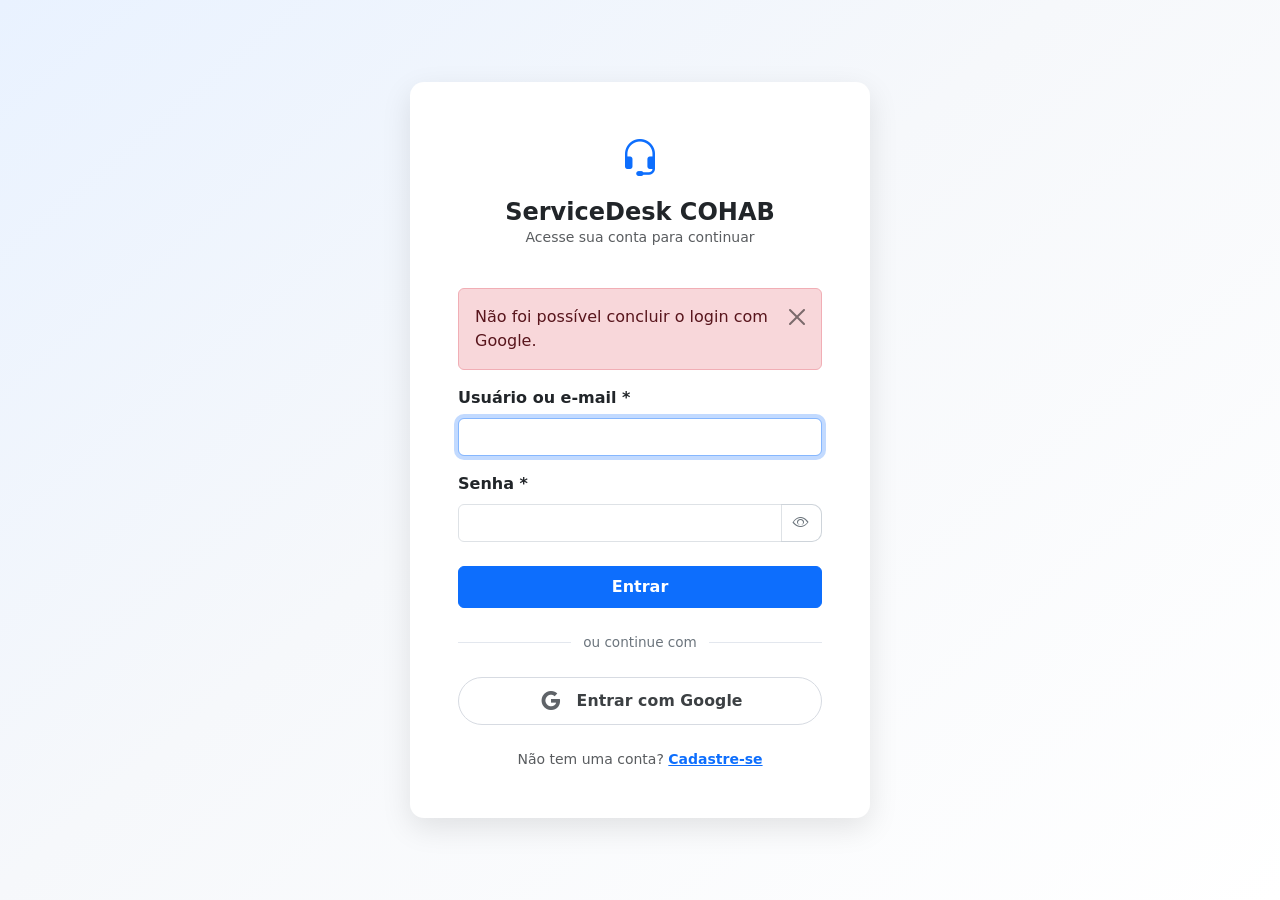
<file: pages/auth/google-callback/index.html>
<!doctype html>
<html lang="pt-br">
<head>
    <meta charset="utf-8">
    <meta name="viewport" content="width=device-width, initial-scale=1">
    <title>Login Google — ServiceDesk COHAB</title>

    <link rel="stylesheet" href="https://cdn.jsdelivr.net/npm/bootstrap@5.3.0/dist/css/bootstrap.min.css">
    <link rel="stylesheet" href="https://cdn.jsdelivr.net/npm/bootstrap-icons@1.11.1/font/bootstrap-icons.css">
    <link rel="stylesheet" href="../../../assets/css/base.css">
    <link rel="stylesheet" href="../../../assets/css/auth.css">
</head>
<body>

<div class="auth-page">
    <div class="auth-card auth-card--login card p-4 p-sm-5 text-center">
        <i class="bi bi-google fs-1 text-danger"></i>
        <h4 class="fw-bold mt-3 mb-2">Conectando sua conta</h4>
        <p class="text-muted small mb-0">Aguarde enquanto finalizamos o login.</p>
        <div class="spinner-border text-primary mt-4" role="status" aria-label="Carregando"></div>
    </div>
</div>

<script>
    const params = new URLSearchParams(window.location.hash.slice(1));
    const access = params.get("access");
    const refresh = params.get("refresh");
    const user = params.get("user");

    if (access && refresh && user) {
        localStorage.setItem("sd_access_token", access);
        localStorage.setItem("sd_refresh_token", refresh);
        localStorage.setItem("sd_user", user);
        window.history.replaceState(null, "", window.location.pathname);
        window.location.href = "/pages/dashboard/index.html";
    } else {
        localStorage.clear();
        window.location.href = "/pages/login/index.html?google_error=1";
    }
</script>

</body>
</html>
</file>
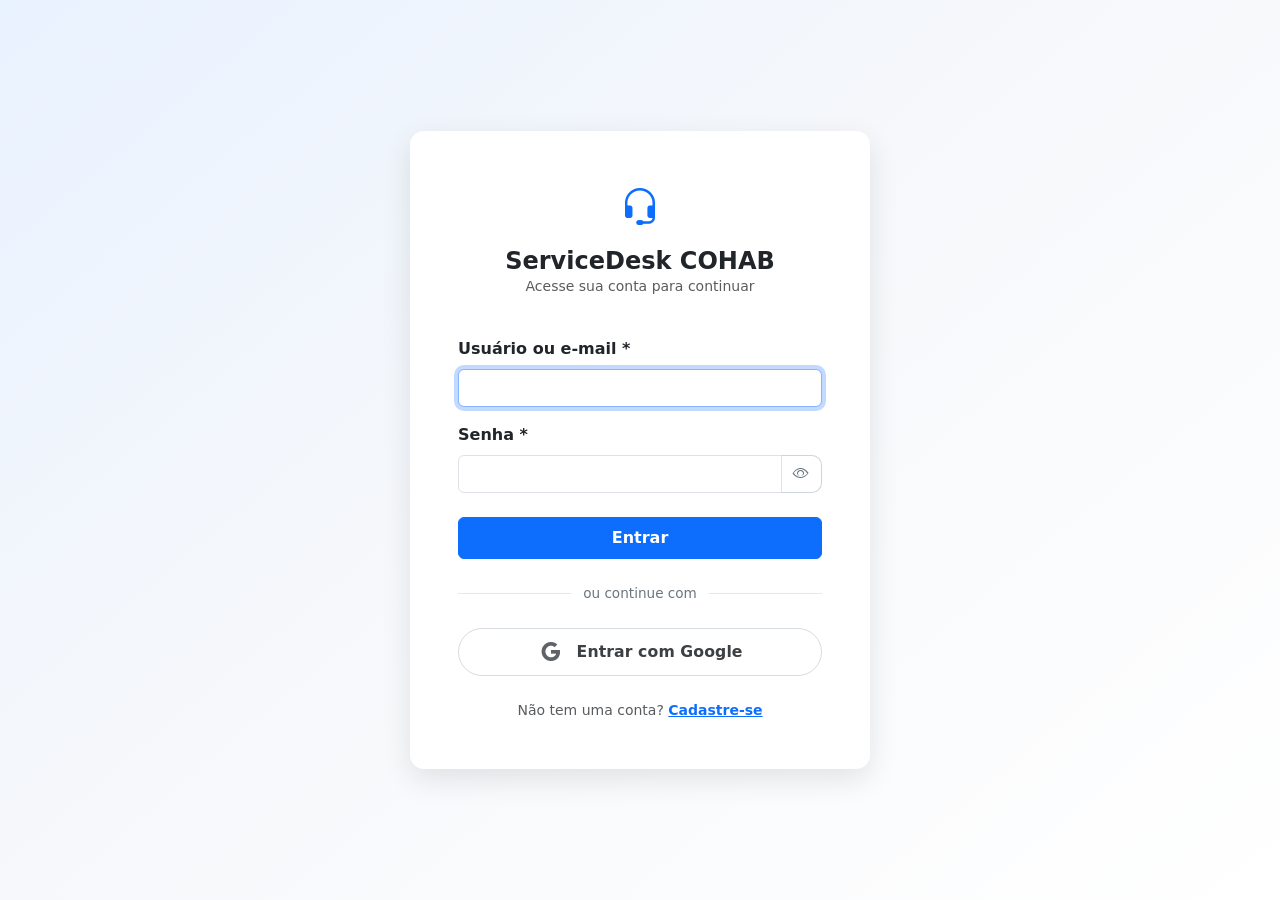
<file: pages/chamado/detalhe-admin/index.html>
<!doctype html>
<html lang="pt-br">
<head>
    <meta charset="utf-8">
    <meta name="viewport" content="width=device-width, initial-scale=1">
    <title>Chamado — ServiceDesk COHAB</title>

    <link rel="stylesheet" href="https://cdn.jsdelivr.net/npm/bootstrap@5.3.0/dist/css/bootstrap.min.css">
    <link rel="stylesheet" href="https://cdn.jsdelivr.net/npm/bootstrap-icons@1.11.1/font/bootstrap-icons.css">
    <link rel="stylesheet" href="../../../assets/css/base.css">
    <link rel="stylesheet" href="../../../assets/css/lista.css">
    <link rel="stylesheet" href="../../../assets/css/historico.css">
    <style>
        .chat-bubble { border-radius: 12px; max-width: 80%; }
        .chat-admin  { background: #e9ecef; }
        .chat-cliente { background: #d1e7ff; }
        .rotulo-secao { font-size: .78rem; letter-spacing: .06em; }
    </style>
</head>
<body class="bg-light">

<!-- Navbar -->
<nav class="navbar navbar-dark bg-dark mb-4 shadow">
    <div class="container">
        <a class="navbar-brand fw-bold" href="/pages/dashboard/index.html">
            <i class="bi bi-headset me-2 text-primary"></i>ServiceDesk COHAB
        </a>
        <div class="text-white d-flex align-items-center">
            <span class="me-2 small text-white-50">Logado como:</span>
            <span class="fw-bold me-3 text-info" id="navbar-username"></span>
            <span class="badge bg-danger shadow-sm px-3 py-2 d-none" id="navbar-badge-admin">
                <i class="bi bi-shield-lock-fill me-1"></i>ADMINISTRADOR
            </span>
            <a href="#" id="btn-logout" class="ms-3 btn btn-sm btn-outline-danger border-0 fw-bold">
                <i class="bi bi-box-arrow-right fs-5"></i>
            </a>
        </div>
    </div>
</nav>

<!-- Caixa de notificações -->
<div id="caixa-notificacoes" class="position-fixed top-0 end-0 p-3"
     style="z-index:1080; width:min(92vw,380px); pointer-events:none;"></div>

<main class="container">
    <div id="mensagens"></div>

    <div class="d-flex align-items-center gap-3 mb-4">
        <a href="/pages/dashboard/index.html" class="btn btn-sm btn-outline-secondary">
            <i class="bi bi-arrow-left"></i>
        </a>
        <h5 class="fw-bold mb-0">
            <i class="bi bi-ticket-detailed me-2 text-primary"></i>
            Chamado <span id="chamado-id" class="text-muted">#</span>: <span id="chamado-titulo"></span>
        </h5>
    </div>

    <ul class="nav nav-tabs mb-4" id="abas-chamado" role="tablist">
        <li class="nav-item" role="presentation">
            <button class="nav-link active" id="tab-detalhes" data-bs-toggle="tab" data-bs-target="#aba-detalhes"
                    type="button" role="tab"><i class="bi bi-chat-dots me-1"></i>Detalhes</button>
        </li>
        <li class="nav-item" role="presentation">
            <button class="nav-link" id="tab-historico" data-bs-toggle="tab" data-bs-target="#aba-historico"
                    type="button" role="tab"><i class="bi bi-clock-history me-1"></i>Histórico</button>
        </li>
    </ul>

    <div class="tab-content">
    <div class="tab-pane fade show active" id="aba-detalhes" role="tabpanel">
    <div class="row g-4">
        <!-- Coluna principal: informações + conversa -->
        <div class="col-lg-8">
            <div class="card page-card mb-4">
                <div class="card-body">
                    <p class="text-muted rotulo-secao fw-semibold text-uppercase mb-3">Informações</p>
                    <dl class="row mb-0 small">
                        <dt class="col-sm-4 text-muted">Usuário</dt>     <dd class="col-sm-8" id="info-usuario"></dd>
                        <dt class="col-sm-4 text-muted">Categoria</dt>   <dd class="col-sm-8" id="info-categoria"></dd>
                        <dt class="col-sm-4 text-muted">Prioridade</dt>  <dd class="col-sm-8" id="info-prioridade"></dd>
                        <dt class="col-sm-4 text-muted">Aberto em</dt>   <dd class="col-sm-8" id="info-data"></dd>
                    </dl>
                    <hr>
                    <p class="text-muted rotulo-secao fw-semibold text-uppercase mb-2">Descrição</p>
                    <div class="caixa-descricao" id="info-descricao"></div>
                </div>
            </div>

            <!-- Conversa -->
            <div class="card page-card mb-3">
                <div class="card-body">
                    <p class="text-muted rotulo-secao fw-semibold text-uppercase mb-3">Conversa</p>
                    <div id="lista-comentarios">
                        <p class="text-muted text-center py-3">Carregando...</p>
                    </div>
                </div>
            </div>
        </div>

        <!-- Coluna lateral: atualizar chamado -->
        <div class="col-lg-4">
            <div class="card page-card">
                <div class="card-body">
                    <p class="text-muted rotulo-secao fw-semibold text-uppercase mb-3">Atualizar chamado</p>
                    <form id="form-atualizacao">
                        <div class="mb-3">
                            <label for="id_status" class="form-label fw-semibold small">Status</label>
                            <select id="id_status" class="form-select form-select-sm">
                                <option value="aberto">Aberto</option>
                                <option value="andamento">Em andamento</option>
                                <option value="concluido">Concluído</option>
                                <option value="cancelado" disabled>Cancelado</option>
                            </select>
                        </div>
                        <div class="mb-3">
                            <label for="id_prioridade" class="form-label fw-semibold small">Prioridade</label>
                            <select id="id_prioridade" class="form-select form-select-sm">
                                <option value="baixa">Baixa</option>
                                <option value="media">Média</option>
                                <option value="alta">Alta</option>
                            </select>
                        </div>
                        <div class="mb-3">
                            <label for="id_resposta" class="form-label fw-semibold small">Resposta (opcional)</label>
                            <textarea id="id_resposta" class="form-control form-control-sm" rows="4"></textarea>
                        </div>
                        <button type="submit" class="btn btn-primary btn-sm w-100 fw-bold">
                            <span id="btn-atualiza-texto">Salvar alterações</span>
                            <span id="btn-atualiza-spinner" class="spinner-border spinner-border-sm d-none ms-1" role="status"></span>
                        </button>
                    </form>
                    <div id="area-cancelar" class="d-none">
                        <hr>
                        <button type="button" class="btn btn-outline-danger btn-sm w-100 fw-bold" data-bs-toggle="modal" data-bs-target="#modal-cancelar">
                            <i class="bi bi-x-circle me-1"></i>Cancelar chamado
                        </button>
                    </div>
                    <div id="aviso-cancelado" class="alert alert-secondary small mt-3 mb-0 d-none"></div>
                </div>
            </div>
        </div>
    </div>
    </div>

    <div class="tab-pane fade" id="aba-historico" role="tabpanel">
        <div class="card page-card">
            <div class="card-body" id="conteudo-historico"></div>
        </div>
    </div>
    </div>
</main>

<!-- Modal: cancelar chamado -->
<div class="modal fade" id="modal-cancelar" tabindex="-1" aria-hidden="true">
    <div class="modal-dialog modal-dialog-centered">
        <div class="modal-content">
            <div class="modal-header">
                <h6 class="modal-title fw-bold">Cancelar chamado</h6>
                <button type="button" class="btn-close" data-bs-dismiss="modal" aria-label="Fechar"></button>
            </div>
            <div class="modal-body">
                <p class="small">O chamado será encerrado como <strong>Cancelado</strong> e o solicitante será notificado. Esta ação não pode ser desfeita.</p>
                <div class="d-flex flex-wrap gap-2 mb-2">
                    <button type="button" class="btn btn-outline-secondary btn-sm sugestao-motivo">Aberto por engano</button>
                    <button type="button" class="btn btn-outline-secondary btn-sm sugestao-motivo">Resolvido pelo próprio solicitante</button>
                </div>
                <label for="id_motivo" class="form-label small fw-semibold">Motivo (opcional)</label>
                <input type="text" id="id_motivo" class="form-control form-control-sm" maxlength="255">
                <div id="erro-cancelar" class="text-danger small mt-2"></div>
            </div>
            <div class="modal-footer">
                <button type="button" class="btn btn-light btn-sm" data-bs-dismiss="modal">Voltar</button>
                <button type="button" class="btn btn-danger btn-sm fw-bold" id="btn-confirmar-cancelar">Confirmar cancelamento</button>
            </div>
        </div>
    </div>
</div>

<script src="https://cdn.jsdelivr.net/npm/bootstrap@5.3.0/dist/js/bootstrap.bundle.min.js"></script>
<script type="module">
    import { requireAuth, preencherNavbar, isStaff,
             STATUS_DISPLAY, PRIORIDADE_DISPLAY,
             formatarData, linebreaksbr, mostrarAlerta } from "../../../assets/js/auth.js";
    import { getChamado, atualizarChamado, cancelarChamado, adicionarComentario, getComentarios } from "../../../assets/js/api.js";
    import { getUsuario } from "../../../assets/js/auth.js";
    import { iniciarHistorico } from "../../../assets/js/historico.js";
    import "../../../assets/js/notificacoes.js";

    requireAuth();
    if (!isStaff()) window.location.href = "/pages/dashboard/index.html";
    preencherNavbar();

    const params = new URLSearchParams(location.search);
    const chamadoId = params.get("id");
    if (!chamadoId) window.location.href = "/pages/dashboard/index.html";

    const msgs = document.getElementById("mensagens");

    async function carregar() {
        try {
        const chamado = await getChamado(chamadoId);
        document.getElementById("chamado-id").textContent = "#" + chamado.id;
        document.getElementById("chamado-titulo").textContent = chamado.titulo;
        document.getElementById("info-usuario").textContent = chamado.usuario_username ?? "";
        document.getElementById("info-categoria").textContent = chamado.categoria_nome ?? chamado.categoria;
        document.getElementById("info-data").textContent = formatarData(chamado.data_criacao);
        document.getElementById("info-descricao").innerHTML = linebreaksbr(chamado.descricao);

        const elPrio = document.getElementById("info-prioridade");
        const badgePrio = { alta: "bg-danger", media: "bg-warning text-dark", baixa: "bg-secondary" };
        elPrio.innerHTML = `<span class="badge ${badgePrio[chamado.prioridade] ?? "bg-secondary"}">${PRIORIDADE_DISPLAY[chamado.prioridade] ?? chamado.prioridade}</span>`;

        document.getElementById("id_status").value    = chamado.status;
        document.getElementById("id_prioridade").value = chamado.prioridade;

        const ativo = chamado.status === "aberto" || chamado.status === "andamento";
        document.getElementById("area-cancelar").classList.toggle("d-none", !ativo);
        const aviso = document.getElementById("aviso-cancelado");
        aviso.classList.toggle("d-none", chamado.status !== "cancelado");
        if (chamado.status === "cancelado") {
            aviso.textContent = "Chamado cancelado" + (chamado.motivo_cancelamento ? `: ${chamado.motivo_cancelamento}` : ".");
            document.querySelectorAll("#form-atualizacao select, #form-atualizacao textarea, #form-atualizacao button")
                .forEach((el) => { el.disabled = true; });
        }

        await carregarComentarios(chamado.usuario);
        } catch (err) {
            msgs.innerHTML = `<div class="alert alert-danger">${err.message || "Erro ao carregar chamado."}</div>`;
        }
    }

    async function carregarComentarios(donoId) {
        const dados = await getComentarios(chamadoId);
        const comentarios = dados.results ?? dados;
        const container = document.getElementById("lista-comentarios");

        if (!comentarios.length) {
            container.innerHTML = `<p class="text-muted text-center small py-2">Nenhuma mensagem ainda.</p>`;
            return;
        }

        container.innerHTML = comentarios.map(c => {
            const isDono = c.usuario === donoId;
            return `
                <div class="d-flex ${isDono ? "" : "flex-row-reverse"} mb-3 gap-2">
                    <div class="chat-bubble p-3 ${isDono ? "chat-cliente" : "chat-admin"}">
                        <p class="fw-semibold small mb-1">${c.usuario_username ?? ""}</p>
                        <p class="mb-1 small">${linebreaksbr(c.texto)}</p>
                        <p class="text-muted" style="font-size:.75rem;margin:0">${formatarData(c.data)}</p>
                    </div>
                </div>`;
        }).join("");
    }

    document.getElementById("form-atualizacao").addEventListener("submit", async (e) => {
        e.preventDefault();
        msgs.innerHTML = "";
        const btnText = document.getElementById("btn-atualiza-texto");
        const spinner = document.getElementById("btn-atualiza-spinner");
        btnText.textContent = "Salvando...";
        spinner.classList.remove("d-none");

        try {
            const resposta = document.getElementById("id_resposta").value.trim();
            await atualizarChamado(chamadoId, {
                status:    document.getElementById("id_status").value,
                prioridade: document.getElementById("id_prioridade").value,
            });
            if (resposta) {
                await adicionarComentario(chamadoId, resposta);
                document.getElementById("id_resposta").value = "";
            }
            mostrarAlerta(msgs, "Chamado atualizado com sucesso.", "success");
            await carregarComentarios();
        } catch {
            mostrarAlerta(msgs, "Erro ao atualizar chamado.", "danger");
        } finally {
            btnText.textContent = "Salvar alterações";
            spinner.classList.add("d-none");
        }
    });

    document.querySelectorAll(".sugestao-motivo").forEach((b) =>
        b.addEventListener("click", () => { document.getElementById("id_motivo").value = b.textContent; }));

    document.getElementById("btn-confirmar-cancelar").addEventListener("click", async (e) => {
        const btn = e.currentTarget;
        const erro = document.getElementById("erro-cancelar");
        erro.textContent = "";
        btn.disabled = true;
        try {
            await cancelarChamado(chamadoId, document.getElementById("id_motivo").value.trim());
            bootstrap.Modal.getInstance(document.getElementById("modal-cancelar")).hide();
            mostrarAlerta(msgs, "Chamado cancelado.", "success");
            historicoCarregado = false;
            document.getElementById("conteudo-historico").innerHTML = "";
            await carregar();
        } catch (err) {
            erro.textContent = err.data?.detail || "Erro ao cancelar chamado.";
        } finally {
            btn.disabled = false;
        }
    });

    // Histórico é carregado na primeira vez que a aba é aberta.
    let historicoCarregado = false;
    document.getElementById("tab-historico").addEventListener("shown.bs.tab", () => {
        if (historicoCarregado) return;
        historicoCarregado = true;
        iniciarHistorico(chamadoId, document.getElementById("conteudo-historico"));
    });

    carregar();
</script>

</body>
</html>
</file>
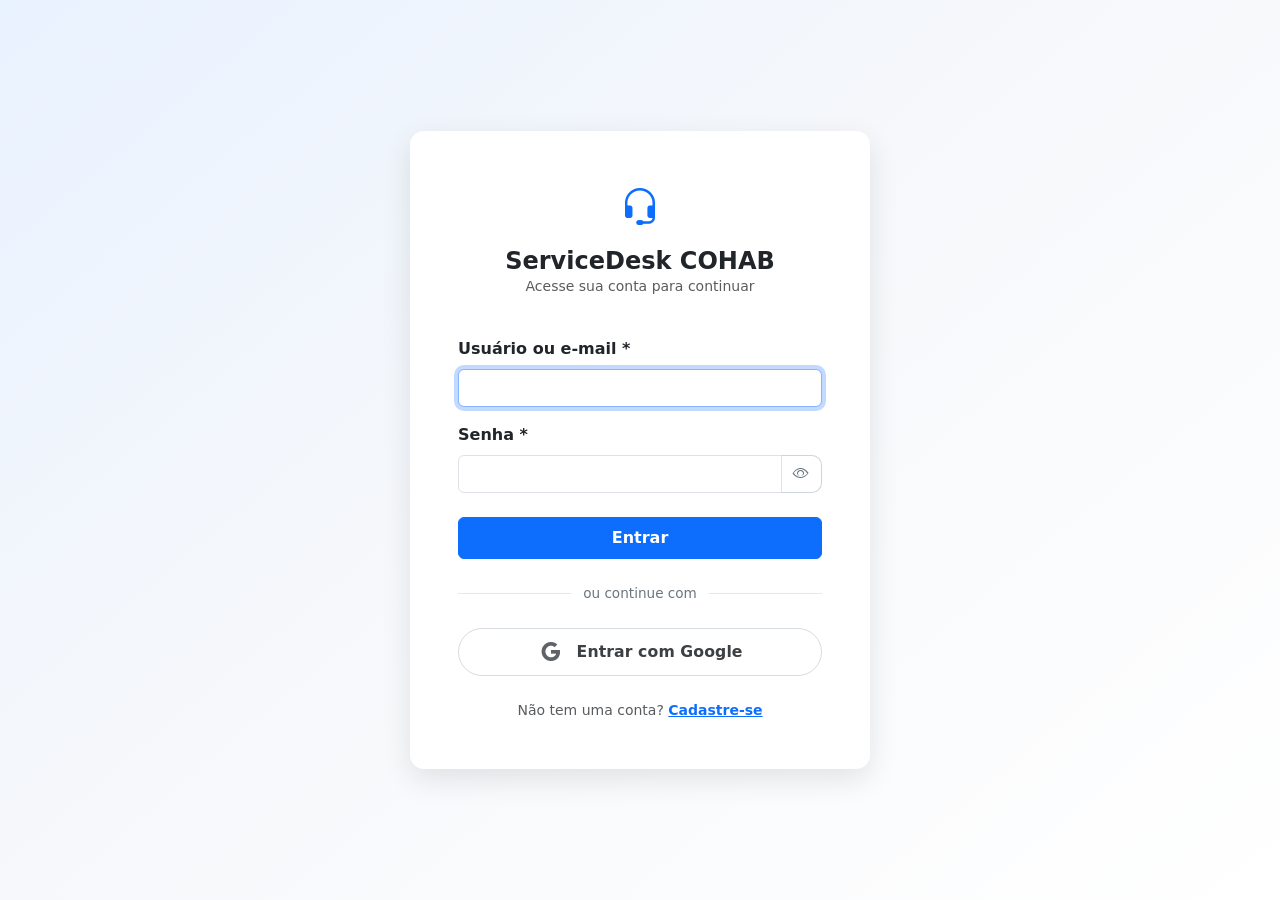
<file: pages/chamado/detalhe-cliente/index.html>
<!doctype html>
<html lang="pt-br">
<head>
    <meta charset="utf-8">
    <meta name="viewport" content="width=device-width, initial-scale=1">
    <title>Meu chamado — ServiceDesk COHAB</title>

    <link rel="stylesheet" href="https://cdn.jsdelivr.net/npm/bootstrap@5.3.0/dist/css/bootstrap.min.css">
    <link rel="stylesheet" href="https://cdn.jsdelivr.net/npm/bootstrap-icons@1.11.1/font/bootstrap-icons.css">
    <link rel="stylesheet" href="../../../assets/css/base.css">
    <link rel="stylesheet" href="../../../assets/css/lista.css">
    <link rel="stylesheet" href="../../../assets/css/historico.css">
    <style>
        .chat-bubble { border-radius: 12px; max-width: 80%; }
        .chat-admin   { background: #e9ecef; }
        .chat-cliente { background: #d1e7ff; }
        .rotulo-secao { font-size: .78rem; letter-spacing: .06em; }
    </style>
</head>
<body class="bg-light">

<!-- Navbar -->
<nav class="navbar navbar-dark bg-dark mb-4 shadow">
    <div class="container">
        <a class="navbar-brand fw-bold" href="/pages/dashboard/index.html">
            <i class="bi bi-headset me-2 text-primary"></i>ServiceDesk COHAB
        </a>
        <div class="text-white d-flex align-items-center">
            <span class="me-2 small text-white-50">Logado como:</span>
            <span class="fw-bold me-3 text-info" id="navbar-username"></span>
            <span class="badge bg-success shadow-sm px-3 py-2 d-none" id="navbar-badge-cliente">
                <i class="bi bi-person-fill me-1"></i>CLIENTE
            </span>
            <a href="#" id="btn-logout" class="ms-3 btn btn-sm btn-outline-danger border-0 fw-bold">
                <i class="bi bi-box-arrow-right fs-5"></i>
            </a>
        </div>
    </div>
</nav>

<!-- Caixa de notificações -->
<div id="caixa-notificacoes" class="position-fixed top-0 end-0 p-3"
     style="z-index:1080; width:min(92vw,380px); pointer-events:none;"></div>

<main class="container">
    <div id="mensagens"></div>

    <div class="d-flex align-items-center gap-3 mb-4">
        <a href="/pages/meus-chamados/index.html" class="btn btn-sm btn-outline-secondary">
            <i class="bi bi-arrow-left"></i>
        </a>
        <h5 class="fw-bold mb-0">
            <i class="bi bi-ticket-detailed me-2 text-primary"></i>
            Chamado <span id="chamado-id" class="text-muted">#</span>: <span id="chamado-titulo"></span>
        </h5>
    </div>

    <ul class="nav nav-tabs mb-4" id="abas-chamado" role="tablist">
        <li class="nav-item" role="presentation">
            <button class="nav-link active" id="tab-detalhes" data-bs-toggle="tab" data-bs-target="#aba-detalhes"
                    type="button" role="tab"><i class="bi bi-chat-dots me-1"></i>Detalhes</button>
        </li>
        <li class="nav-item" role="presentation">
            <button class="nav-link" id="tab-historico" data-bs-toggle="tab" data-bs-target="#aba-historico"
                    type="button" role="tab"><i class="bi bi-clock-history me-1"></i>Histórico</button>
        </li>
    </ul>

    <div class="tab-content">
    <div class="tab-pane fade show active" id="aba-detalhes" role="tabpanel">
    <div class="card page-card mb-4">
        <div class="card-body">
            <div class="row small mb-3">
                <div class="col-6 col-md-3">
                    <p class="text-muted rotulo-secao fw-semibold text-uppercase mb-1">Categoria</p>
                    <p class="mb-0" id="info-categoria"></p>
                </div>
                <div class="col-6 col-md-3">
                    <p class="text-muted rotulo-secao fw-semibold text-uppercase mb-1">Prioridade</p>
                    <p class="mb-0" id="info-prioridade"></p>
                </div>
                <div class="col-6 col-md-3">
                    <p class="text-muted rotulo-secao fw-semibold text-uppercase mb-1">Status</p>
                    <p class="mb-0" id="info-status"></p>
                </div>
                <div class="col-6 col-md-3">
                    <p class="text-muted rotulo-secao fw-semibold text-uppercase mb-1">Aberto em</p>
                    <p class="mb-0 text-muted" id="info-data"></p>
                </div>
            </div>
            <hr>
            <p class="text-muted rotulo-secao fw-semibold text-uppercase mb-2">Descrição</p>
            <div class="caixa-descricao" id="info-descricao"></div>
        </div>
    </div>

    <!-- Conversa -->
    <div class="card page-card mb-3">
        <div class="card-body">
            <p class="text-muted rotulo-secao fw-semibold text-uppercase mb-3">Conversa</p>
            <div id="lista-comentarios">
                <p class="text-muted text-center py-3">Carregando...</p>
            </div>
        </div>
    </div>

    <!-- Responder -->
    <div class="card page-card" id="card-responder">
        <div class="card-body">
            <form id="form-resposta">
                <div class="mb-3">
                    <label for="id_mensagem" class="form-label fw-semibold small">Adicionar resposta</label>
                    <textarea id="id_mensagem" class="form-control" rows="4" required></textarea>
                </div>
                <div class="d-flex justify-content-end">
                    <button type="submit" class="btn btn-primary btn-sm fw-bold px-4">
                        <span id="btn-resp-texto">Enviar</span>
                        <span id="btn-resp-spinner" class="spinner-border spinner-border-sm d-none ms-1" role="status"></span>
                    </button>
                </div>
            </form>
        </div>
    </div>
    </div>

    <div class="tab-pane fade" id="aba-historico" role="tabpanel">
        <div class="card page-card">
            <div class="card-body" id="conteudo-historico"></div>
        </div>
    </div>
    </div>
</main>

<script src="https://cdn.jsdelivr.net/npm/bootstrap@5.3.0/dist/js/bootstrap.bundle.min.js"></script>
<script type="module">
    import { requireAuth, preencherNavbar, getUsuario,
             STATUS_DISPLAY, PRIORIDADE_DISPLAY,
             formatarData, linebreaksbr, mostrarAlerta } from "../../../assets/js/auth.js";
    import { getChamado, getComentarios, adicionarComentario } from "../../../assets/js/api.js";
    import { iniciarHistorico } from "../../../assets/js/historico.js";
    import "../../../assets/js/notificacoes.js";

    requireAuth();
    preencherNavbar();

    const params = new URLSearchParams(location.search);
    const chamadoId = params.get("id");
    if (!chamadoId) window.location.href = "/pages/meus-chamados/index.html";

    const msgs = document.getElementById("mensagens");
    const user = getUsuario();

    const BADGE_STATUS = { aberto: "bg-warning text-dark", andamento: "bg-info text-dark", concluido: "bg-success", cancelado: "bg-secondary" };
    const BADGE_PRIO   = { alta: "bg-danger", media: "bg-warning text-dark", baixa: "bg-secondary" };

    let chamadoDonoId;

    async function carregar() {
        try {
        const chamado = await getChamado(chamadoId);
        chamadoDonoId = chamado.usuario;

        // Verifica acesso: só o dono pode ver
        if (chamado.usuario !== user.id) {
            window.location.href = "/pages/dashboard/index.html";
            return;
        }

        document.getElementById("chamado-id").textContent = "#" + chamado.id;
        document.getElementById("chamado-titulo").textContent = chamado.titulo;
        document.getElementById("info-categoria").textContent = chamado.categoria_nome ?? chamado.categoria;
        document.getElementById("info-data").textContent = formatarData(chamado.data_criacao);
        document.getElementById("info-descricao").innerHTML = linebreaksbr(chamado.descricao);

        document.getElementById("info-status").innerHTML =
            `<span class="badge ${BADGE_STATUS[chamado.status] ?? "bg-secondary"}">${STATUS_DISPLAY[chamado.status] ?? chamado.status}</span>`;
        document.getElementById("info-prioridade").innerHTML =
            `<span class="badge ${BADGE_PRIO[chamado.prioridade] ?? "bg-secondary"}">${PRIORIDADE_DISPLAY[chamado.prioridade] ?? chamado.prioridade}</span>`;

        if (chamado.status === "cancelado" && chamado.motivo_cancelamento) {
            document.getElementById("info-status").insertAdjacentHTML("beforeend",
                ` <span class="text-muted small">— ${chamado.motivo_cancelamento.replace(/[&<>"']/g, (c) => ({ "&": "&amp;", "<": "&lt;", ">": "&gt;", '"': "&quot;", "'": "&#39;" }[c]))}</span>`);
        }

        // Oculta formulário de resposta se chamado concluído ou cancelado
        if (chamado.status === "concluido" || chamado.status === "cancelado") {
            document.getElementById("card-responder").classList.add("d-none");
        }

        await carregarComentarios();
        } catch (err) {
            msgs.innerHTML = `<div class="alert alert-danger">${err.message || "Erro ao carregar chamado."}</div>`;
        }
    }

    async function carregarComentarios() {
        const dados = await getComentarios(chamadoId);
        const comentarios = dados.results ?? dados;
        const container = document.getElementById("lista-comentarios");

        if (!comentarios.length) {
            container.innerHTML = `<p class="text-muted text-center small py-2">Nenhuma mensagem ainda.</p>`;
            return;
        }

        container.innerHTML = comentarios.map(c => {
            const isCliente = c.usuario === chamadoDonoId;
            return `
                <div class="d-flex ${isCliente ? "flex-row-reverse" : ""} mb-3 gap-2">
                    <div class="chat-bubble p-3 ${isCliente ? "chat-cliente" : "chat-admin"}">
                        <p class="fw-semibold small mb-1">${c.usuario_username ?? ""}</p>
                        <p class="mb-1 small">${linebreaksbr(c.texto)}</p>
                        <p class="text-muted" style="font-size:.75rem;margin:0">${formatarData(c.data)}</p>
                    </div>
                </div>`;
        }).join("");
    }

    document.getElementById("form-resposta").addEventListener("submit", async (e) => {
        e.preventDefault();
        msgs.innerHTML = "";
        const btnText = document.getElementById("btn-resp-texto");
        const spinner = document.getElementById("btn-resp-spinner");
        btnText.textContent = "Enviando...";
        spinner.classList.remove("d-none");

        try {
            await adicionarComentario(chamadoId, document.getElementById("id_mensagem").value.trim());
            document.getElementById("id_mensagem").value = "";
            await carregarComentarios();
        } catch {
            mostrarAlerta(msgs, "Erro ao enviar mensagem.", "danger");
        } finally {
            btnText.textContent = "Enviar";
            spinner.classList.add("d-none");
        }
    });

    // Histórico é carregado na primeira vez que a aba é aberta.
    let historicoCarregado = false;
    document.getElementById("tab-historico").addEventListener("shown.bs.tab", () => {
        if (historicoCarregado) return;
        historicoCarregado = true;
        iniciarHistorico(chamadoId, document.getElementById("conteudo-historico"));
    });

    carregar();
</script>

</body>
</html>
</file>
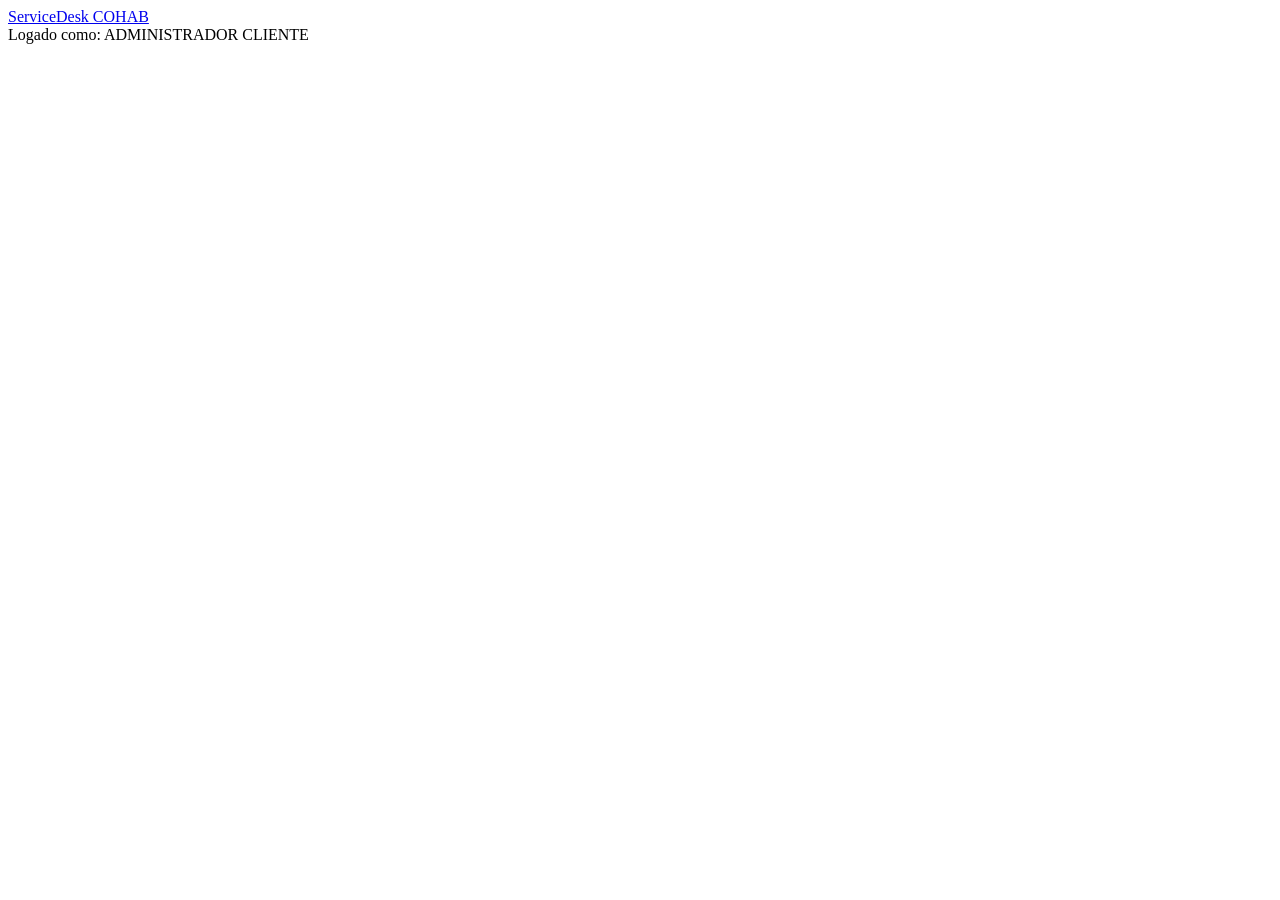
<file: partials/navbar.html>
<!-- Partial: copie este bloco dentro do <body> de cada página que precisa de navbar -->
<nav class="navbar navbar-dark bg-dark mb-4 shadow">
    <div class="container">
        <a class="navbar-brand fw-bold" href="/pages/dashboard/index.html">
            <i class="bi bi-headset me-2 text-primary"></i>ServiceDesk COHAB
        </a>

        <div class="text-white d-flex align-items-center">
            <span class="me-2 small text-white-50">Logado como:</span>
            <span class="fw-bold me-3 text-info" id="navbar-username"></span>

            <span class="badge bg-danger shadow-sm px-3 py-2 d-none" id="navbar-badge-admin">
                <i class="bi bi-shield-lock-fill me-1"></i>ADMINISTRADOR
            </span>
            <span class="badge bg-success shadow-sm px-3 py-2 d-none" id="navbar-badge-cliente">
                <i class="bi bi-person-fill me-1"></i>CLIENTE
            </span>

            <a href="#" id="btn-logout" class="ms-3 btn btn-sm btn-outline-danger border-0 fw-bold">
                <i class="bi bi-box-arrow-right fs-5"></i>
            </a>
        </div>
    </div>
</nav>
</file>
<file: assets/css/base.css>
:root {
    --sd-primary: #0d6efd;
    --sd-primary-soft: rgba(13, 110, 253, 0.2);
    --sd-border: #ced4da;
    --sd-surface: #ffffff;
    --sd-shadow: 0 10px 30px rgba(0, 0, 0, 0.1);
    --sd-card-shadow: 0 8px 24px rgba(0, 0, 0, 0.08);
}

body {
    color: #212529;
}

.navbar {
    border-bottom: 3px solid var(--sd-primary);
}

.badge {
    font-weight: 600;
    text-transform: uppercase;
    letter-spacing: 0.5px;
}

.page-card {
    border: 0;
    border-radius: 14px;
    box-shadow: var(--sd-card-shadow);
}

.auth-form input,
.ticket-form input,
.ticket-form select,
.ticket-form textarea {
    width: 100%;
    border: 1px solid var(--sd-border);
    border-radius: 10px;
    padding: 0.6rem 0.75rem;
    background: var(--sd-surface);
    transition: border-color 0.2s, box-shadow 0.2s;
}

.auth-form input:focus,
.ticket-form input:focus,
.ticket-form select:focus,
.ticket-form textarea:focus {
    border-color: var(--sd-primary);
    box-shadow: 0 0 0 0.2rem var(--sd-primary-soft);
    outline: none;
}
</file>
<file: assets/css/auth.css>
.auth-page {
    min-height: 100vh;
    background: linear-gradient(140deg, #e9f2ff 0%, #f6f8fb 45%, #ffffff 100%);
    display: flex;
    align-items: center;
    justify-content: center;
    padding: 2rem 1rem;
}

.auth-card {
    width: 100%;
    border: 0;
    border-radius: 14px;
    box-shadow: var(--sd-shadow);
}

.auth-card--login {
    max-width: 460px;
}

.auth-card--cadastro {
    max-width: 560px;
}

/* Botão social mais neutro para não competir com o botão principal do formulário. */
.google-login-btn {
    display: flex;
    align-items: center;
    justify-content: center;
    gap: 0.7rem;
    min-height: 48px;
    border: 1px solid #d7dbe2;
    border-radius: 999px;
    background: #fff;
    color: #3c4043 !important;
    text-decoration: none !important;
    font-weight: 600;
    font-size: 0.98rem;
    letter-spacing: 0.1px;
    transition: transform 0.15s ease, box-shadow 0.15s ease, border-color 0.15s ease,
        background-color 0.15s ease, color 0.15s ease;
}

/* Pequeno destaque no hover para indicar ação sem exagero visual. */
.google-login-btn:hover {
    color: #202124 !important;
    background: #f8f9fa;
    border-color: #c7ccd6;
    box-shadow: 0 4px 14px rgba(60, 64, 67, 0.12);
    transform: translateY(-1px);
}

/* Mantém o botão limpo quando recebe foco/ativação por teclado ou clique. */
.google-login-btn:focus,
.google-login-btn:active {
    color: #202124 !important;
    text-decoration: none !important;
}

/* Ícone sem vermelho para ficar mais discreto e consistente com o layout. */
.google-login-btn__icon {
    width: 28px;
    height: 28px;
    display: inline-flex;
    align-items: center;
    justify-content: center;
    color: #5f6368;
    font-size: 1.18rem;
    flex: 0 0 auto;
}

.google-login-btn__text {
    line-height: 1;
    text-decoration: none;
}

/* Linha divisória simples entre o login tradicional e o social. */
.google-divider {
    display: flex;
    align-items: center;
    gap: 0.75rem;
}

/* Linha fina para dar equilíbrio visual no bloco social. */
.google-divider__line {
    flex: 1;
    height: 1px;
    background: #e3e7ee;
}

/* Texto centralizado do divisor sem roubar a atenção do botão. */
.google-divider__text {
    flex: 0 0 auto;
    color: #6c757d;
    font-size: 0.85rem;
    white-space: nowrap;
}

/* Mantem input e botao de senha na mesma linha dentro do input-group. */
.senha-toggle-group {
    flex-wrap: nowrap;
}

/* Sobrescreve width global do input para evitar quebra de layout no campo de senha. */
.senha-toggle-group input.form-control {
    flex: 1 1 auto;
    width: 1%;
    min-width: 0;
}

/* Ajusta o grupo de senha para integrar input e botao de olho. */
.senha-toggle-group input {
    border-top-right-radius: 0;
    border-bottom-right-radius: 0;
}

/* Padroniza o botao de mostrar/ocultar senha com o tema atual. */
.senha-toggle-group .senha-toggle-botao {
    border-color: var(--sd-border);
    border-left: 0;
    border-top-right-radius: 10px;
    border-bottom-right-radius: 10px;
}

/* Mantem feedback visual de foco no botao de senha. */
.senha-toggle-group .senha-toggle-botao:focus {
    box-shadow: 0 0 0 0.2rem var(--sd-primary-soft);
    z-index: 3;
}
</file>
<file: assets/css/lista.css>
.caixa-descricao {
    background-color: #f8f9fa;
    border: 1px solid #e9ecef;
    border-left: 5px solid #0d6efd;
    border-radius: 10px;
    padding: 1rem 1.1rem;
    color: #333;
    font-size: 0.95rem;
    line-height: 1.6;
    text-align: left;
    overflow-wrap: anywhere;
    box-shadow: 0 0.35rem 1rem rgba(13, 110, 253, 0.08);
}

.caixa-descricao p {
    margin: 0;
}

.rotulo-secao {
    font-size: 0.78rem;
    letter-spacing: 0.06em;
}

.table thead {
    background-color: #f1f4f9;
}
</file>
<file: assets/css/historico.css>
.historico-tabela th {
    font-weight: 600;
    white-space: nowrap;
    min-width: 110px;
}

.historico-tabela .form-control,
.historico-tabela .form-select {
    border-radius: 999px;
}

.historico-tabela tbody tr + tr td {
    border-top: 1px solid #f1f3f5;
}

.historico-valor {
    max-width: 280px;
    overflow-wrap: anywhere;
}
</file>
